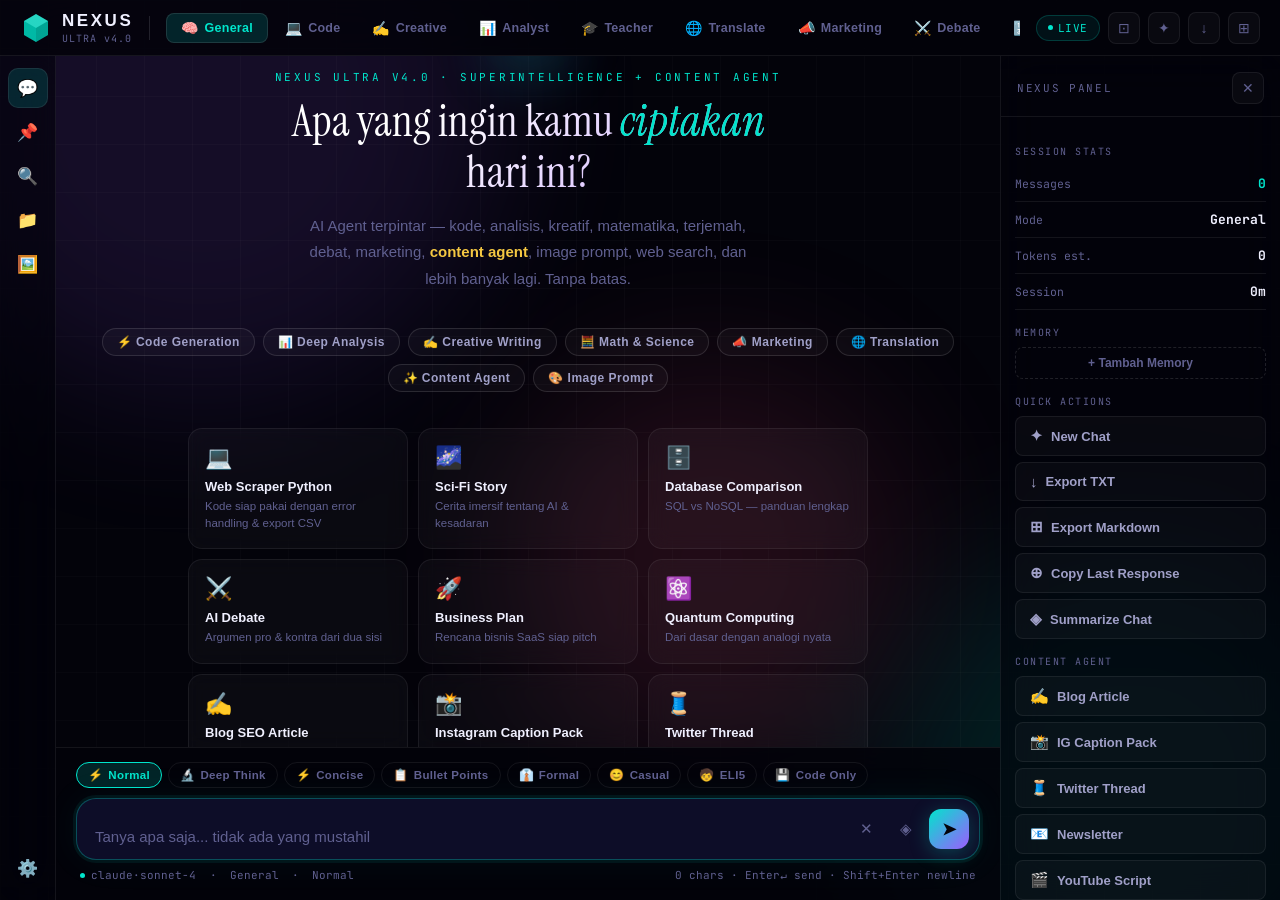
<file: index.html>
<!DOCTYPE html>
<html lang="id">
<head>
<meta charset="UTF-8">
<meta name="viewport" content="width=device-width, initial-scale=1.0">
<title>NEXUS ULTRA — AI Superintelligence</title>
<link rel="preconnect" href="https://fonts.googleapis.com">
<link href="https://fonts.googleapis.com/css2?family=Instrument+Serif:ital@0;1&family=JetBrains+Mono:wght@300;400;500;700&family=Cabinet+Grotesk:wght@400;500;700;800;900&display=swap" rel="stylesheet">
<style>
/* ═══════════════════════════════════════════
   NEXUS ULTRA — DESIGN SYSTEM
═══════════════════════════════════════════ */
:root {
  --bg0: #03030a;
  --bg1: #07071a;
  --bg2: #0d0d28;
  --bg3: #141436;
  --surface: rgba(255,255,255,0.03);
  --surface2: rgba(255,255,255,0.06);
  --border: rgba(255,255,255,0.07);
  --border2: rgba(255,255,255,0.12);

  --gold: #f5c842;
  --gold2: #ffd97d;
  --teal: #00e5cc;
  --teal2: #5ffff0;
  --rose: #ff4f7b;
  --rose2: #ff8fab;
  --violet: #9d5cff;
  --violet2: #c49dff;

  --text: #f0f0ff;
  --text2: #a0a0c8;
  --text3: #606090;

  --radius: 14px;
  --radius-sm: 8px;
  --radius-lg: 20px;

  /* Current accent - changes per mode */
  --accent: var(--teal);
  --accent2: var(--teal2);
  --accent-glow: rgba(0,229,204,0.15);
}

* { margin:0; padding:0; box-sizing:border-box; }

::selection { background: rgba(0,229,204,0.25); color: white; }

body {
  background: var(--bg0);
  color: var(--text);
  font-family: 'Cabinet Grotesk', sans-serif;
  height: 100vh;
  display: flex;
  flex-direction: column;
  overflow: hidden;
  cursor: default;
}

/* ─── ANIMATED BACKGROUND ─── */
.bg-canvas {
  position: fixed;
  inset: 0;
  z-index: 0;
  overflow: hidden;
  pointer-events: none;
}

.bg-orb {
  position: absolute;
  border-radius: 50%;
  filter: blur(80px);
  opacity: 0.12;
  animation: orbDrift 20s ease-in-out infinite;
}
.bg-orb.o1 { width:600px; height:600px; background:var(--violet); top:-200px; left:-100px; animation-delay:0s; }
.bg-orb.o2 { width:500px; height:500px; background:var(--teal); bottom:-150px; right:-100px; animation-delay:-7s; }
.bg-orb.o3 { width:400px; height:400px; background:var(--rose); top:40%; left:40%; animation-delay:-14s; }

@keyframes orbDrift {
  0%,100% { transform: translate(0,0) scale(1); }
  33%      { transform: translate(40px,-30px) scale(1.05); }
  66%      { transform: translate(-30px,40px) scale(0.95); }
}

/* Grid lines */
.bg-grid {
  position: fixed;
  inset: 0;
  background-image:
    linear-gradient(rgba(255,255,255,0.02) 1px, transparent 1px),
    linear-gradient(90deg, rgba(255,255,255,0.02) 1px, transparent 1px);
  background-size: 48px 48px;
  z-index: 0;
  pointer-events: none;
}

/* ─── TOP HEADER ─── */
header {
  position: relative;
  z-index: 100;
  display: flex;
  align-items: center;
  padding: 0 20px;
  height: 56px;
  border-bottom: 1px solid var(--border);
  background: rgba(3,3,10,0.85);
  backdrop-filter: blur(30px);
  flex-shrink: 0;
  gap: 16px;
}

.logo-wrap {
  display: flex;
  align-items: center;
  gap: 10px;
  flex-shrink: 0;
}

.logo-gem {
  width: 32px; height: 32px;
  position: relative;
  flex-shrink: 0;
}
.logo-gem svg { width:100%; height:100%; }

.logo-name {
  font-size: 17px;
  font-weight: 900;
  letter-spacing: 0.15em;
  color: var(--text);
}
.logo-version {
  font-size: 10px;
  font-family: 'JetBrains Mono', monospace;
  color: var(--text3);
  letter-spacing: 0.1em;
  margin-top: 1px;
}

.header-divider {
  width: 1px; height: 24px;
  background: var(--border2);
  flex-shrink: 0;
}

/* Mode tabs in header */
.mode-tabs {
  display: flex;
  gap: 2px;
  flex: 1;
  overflow-x: auto;
  scrollbar-width: none;
}
.mode-tabs::-webkit-scrollbar { display:none; }

.mode-tab {
  display: flex;
  align-items: center;
  gap: 6px;
  padding: 6px 14px;
  border-radius: var(--radius-sm);
  font-size: 12.5px;
  font-weight: 700;
  color: var(--text3);
  cursor: pointer;
  border: 1px solid transparent;
  white-space: nowrap;
  transition: all 0.2s ease;
  background: transparent;
  letter-spacing: 0.02em;
  flex-shrink: 0;
}
.mode-tab:hover {
  background: var(--surface2);
  color: var(--text2);
}
.mode-tab.active {
  background: var(--accent-glow);
  border-color: rgba(255,255,255,0.1);
  color: var(--accent);
}

.mode-tab .tab-icon { font-size: 14px; }

/* Header right controls */
.header-right {
  display: flex;
  align-items: center;
  gap: 8px;
  flex-shrink: 0;
}

.hdr-btn {
  width: 32px; height: 32px;
  border-radius: var(--radius-sm);
  border: 1px solid var(--border);
  background: var(--surface);
  color: var(--text3);
  display: flex; align-items:center; justify-content:center;
  cursor: pointer;
  font-size: 14px;
  transition: all 0.2s;
}
.hdr-btn:hover { background:var(--surface2); color:var(--text); border-color:var(--border2); }

.status-badge {
  display: flex; align-items:center; gap:5px;
  padding: 5px 11px;
  border-radius: 100px;
  background: rgba(0,229,204,0.07);
  border: 1px solid rgba(0,229,204,0.2);
  font-size: 11px;
  font-family: 'JetBrains Mono', monospace;
  color: var(--teal);
  letter-spacing: 0.05em;
}
.status-pulse {
  width: 5px; height: 5px; border-radius:50%;
  background: var(--teal);
  animation: blink 2s ease-in-out infinite;
}
@keyframes blink { 0%,100%{opacity:1} 50%{opacity:0.3} }

/* ─── LAYOUT ─── */
.layout {
  display: flex;
  flex: 1;
  overflow: hidden;
  position: relative;
  z-index: 1;
}

/* ─── LEFT PANEL ─── */
.left-panel {
  width: 56px;
  border-right: 1px solid var(--border);
  display: flex;
  flex-direction: column;
  align-items: center;
  padding: 12px 0;
  gap: 4px;
  background: rgba(3,3,10,0.6);
  backdrop-filter: blur(20px);
  flex-shrink: 0;
}

.icon-nav {
  width: 40px; height: 40px;
  border-radius: 10px;
  display: flex; align-items:center; justify-content:center;
  font-size: 17px;
  cursor: pointer;
  border: 1px solid transparent;
  color: var(--text3);
  transition: all 0.2s;
  position: relative;
}
.icon-nav:hover { background:var(--surface2); color:var(--text2); }
.icon-nav.active { background: var(--accent-glow); color:var(--accent); border-color:rgba(255,255,255,0.08); }

.icon-nav .tooltip {
  position: absolute;
  left: 48px;
  background: var(--bg3);
  border: 1px solid var(--border2);
  padding: 4px 10px;
  border-radius: 6px;
  font-size: 11px;
  font-family: 'JetBrains Mono', monospace;
  white-space: nowrap;
  color: var(--text2);
  opacity: 0;
  pointer-events: none;
  transition: opacity 0.15s;
  z-index: 999;
}
.icon-nav:hover .tooltip { opacity: 1; }

.nav-spacer { flex: 1; }

/* ─── CHAT AREA ─── */
.chat-area {
  flex: 1;
  display: flex;
  flex-direction: column;
  overflow: hidden;
}

#messages {
  flex: 1;
  overflow-y: auto;
  padding: 32px 24px;
  display: flex;
  flex-direction: column;
  gap: 0;
  scroll-behavior: smooth;
}
#messages::-webkit-scrollbar { width: 3px; }
#messages::-webkit-scrollbar-thumb { background: var(--border2); border-radius: 3px; }

/* ─── WELCOME SCREEN ─── */
.welcome {
  display: flex;
  flex-direction: column;
  align-items: center;
  justify-content: center;
  min-height: 100%;
  padding: 40px 20px;
  text-align: center;
  animation: welcomeIn 0.7s cubic-bezier(0.22,1,0.36,1);
}
@keyframes welcomeIn {
  from { opacity:0; transform:translateY(30px) scale(0.97); }
  to   { opacity:1; transform:translateY(0) scale(1); }
}

.welcome-logo-big {
  width: 72px; height: 72px;
  border-radius: 20px;
  background: linear-gradient(135deg, var(--teal) 0%, var(--violet) 100%);
  display: flex; align-items:center; justify-content:center;
  font-size: 32px;
  margin-bottom: 24px;
  box-shadow:
    0 0 0 1px rgba(255,255,255,0.1),
    0 20px 60px rgba(0,229,204,0.3),
    0 0 80px rgba(157,92,255,0.2);
  animation: logoPulse 4s ease-in-out infinite;
}
@keyframes logoPulse {
  0%,100% { box-shadow: 0 0 0 1px rgba(255,255,255,0.1), 0 20px 60px rgba(0,229,204,0.3), 0 0 80px rgba(157,92,255,0.2); }
  50%      { box-shadow: 0 0 0 1px rgba(255,255,255,0.15), 0 24px 80px rgba(0,229,204,0.45), 0 0 120px rgba(157,92,255,0.35); }
}

.welcome-eyebrow {
  font-family: 'JetBrains Mono', monospace;
  font-size: 11px;
  letter-spacing: 0.25em;
  color: var(--teal);
  margin-bottom: 12px;
  text-transform: uppercase;
}

.welcome-title {
  font-family: 'Instrument Serif', serif;
  font-size: clamp(28px, 5vw, 44px);
  font-weight: 400;
  line-height: 1.15;
  margin-bottom: 16px;
  background: linear-gradient(135deg, #fff 30%, var(--violet2) 100%);
  -webkit-background-clip: text; -webkit-text-fill-color: transparent; background-clip: text;
  max-width: 540px;
}
.welcome-title em { font-style: italic; color: var(--teal); -webkit-text-fill-color: var(--teal); }

.welcome-sub {
  font-size: 15px;
  color: var(--text3);
  max-width: 440px;
  line-height: 1.75;
  margin-bottom: 36px;
  font-weight: 400;
}

/* Capability pills */
.cap-pills {
  display: flex;
  flex-wrap: wrap;
  gap: 8px;
  justify-content: center;
  margin-bottom: 36px;
}
.cap-pill {
  padding: 6px 14px;
  border-radius: 100px;
  font-size: 12px;
  font-weight: 700;
  border: 1px solid var(--border2);
  background: var(--surface);
  color: var(--text2);
  letter-spacing: 0.04em;
  transition: all 0.2s;
  cursor: pointer;
}
.cap-pill:hover { border-color: var(--accent); color:var(--accent); background:var(--accent-glow); }

/* Starter prompts */
.starters {
  display: grid;
  grid-template-columns: repeat(3, 1fr);
  gap: 10px;
  max-width: 680px;
  width: 100%;
}
.starter {
  padding: 16px;
  border: 1px solid var(--border);
  border-radius: var(--radius);
  background: var(--surface);
  cursor: pointer;
  text-align: left;
  transition: all 0.25s cubic-bezier(0.22,1,0.36,1);
  backdrop-filter: blur(10px);
}
.starter:hover {
  border-color: var(--border2);
  background: var(--surface2);
  transform: translateY(-3px);
  box-shadow: 0 12px 32px rgba(0,0,0,0.3);
}
.starter-icon { font-size: 22px; margin-bottom: 8px; }
.starter-title { font-size: 13px; font-weight: 800; margin-bottom: 4px; color: var(--text); }
.starter-desc { font-size: 11.5px; color: var(--text3); line-height: 1.5; }

/* ─── MESSAGES ─── */
.msg-group {
  display: flex;
  flex-direction: column;
  margin-bottom: 6px;
  animation: msgIn 0.35s cubic-bezier(0.22,1,0.36,1);
}
@keyframes msgIn {
  from { opacity:0; transform:translateY(12px); }
  to   { opacity:1; transform:translateY(0); }
}

.msg-row {
  display: flex;
  gap: 14px;
  padding: 6px 0;
}
.msg-row.user-row { flex-direction: row-reverse; }

.msg-avatar {
  width: 32px; height: 32px;
  border-radius: 10px;
  display: flex; align-items:center; justify-content:center;
  font-size: 15px;
  flex-shrink: 0;
  margin-top: 6px;
}
.msg-row.user-row .msg-avatar {
  background: linear-gradient(135deg, var(--bg3), #1c1c4a);
  border: 1px solid var(--border2);
}
.msg-row.ai-row .msg-avatar {
  background: linear-gradient(135deg, var(--teal) 0%, var(--violet) 100%);
  box-shadow: 0 4px 16px rgba(0,229,204,0.25);
}

.msg-content { max-width: 680px; }

.msg-bubble {
  padding: 13px 17px;
  border-radius: var(--radius);
  font-size: 14.5px;
  line-height: 1.75;
  position: relative;
}

.msg-row.user-row .msg-bubble {
  background: linear-gradient(135deg, #141440, #0f0f30);
  border: 1px solid rgba(255,255,255,0.08);
  border-bottom-right-radius: 4px;
  color: var(--text);
}

.msg-row.ai-row .msg-bubble {
  background: linear-gradient(135deg, rgba(0,229,204,0.04), rgba(157,92,255,0.04));
  border: 1px solid rgba(0,229,204,0.1);
  border-bottom-left-radius: 4px;
  color: var(--text);
  box-shadow: 0 4px 24px rgba(0,0,0,0.25);
}

.msg-meta {
  display: flex;
  align-items: center;
  gap: 8px;
  margin-top: 5px;
  padding: 0 2px;
  font-size: 10.5px;
  font-family: 'JetBrains Mono', monospace;
  color: var(--text3);
}
.msg-row.user-row .msg-meta { flex-direction:row-reverse; }

.msg-actions {
  display: flex;
  gap: 4px;
  opacity: 0;
  transition: opacity 0.15s;
}
.msg-group:hover .msg-actions { opacity: 1; }

.msg-act-btn {
  padding: 2px 8px;
  border-radius: 4px;
  background: var(--surface2);
  border: 1px solid var(--border);
  font-size: 10px;
  color: var(--text3);
  cursor: pointer;
  font-family: 'JetBrains Mono', monospace;
  transition: all 0.15s;
}
.msg-act-btn:hover { color:var(--text2); border-color:var(--border2); }

.msg-act-btn.download-btn {
  color: var(--teal);
  border-color: rgba(0,229,204,0.3);
  background: rgba(0,229,204,0.07);
}
.msg-act-btn.download-btn:hover {
  color: var(--teal2);
  border-color: rgba(0,229,204,0.6);
  background: rgba(0,229,204,0.14);
  box-shadow: 0 0 10px rgba(0,229,204,0.15);
}

/* Code in messages */
.msg-bubble pre {
  background: rgba(0,0,0,0.6);
  border: 1px solid rgba(255,255,255,0.08);
  border-radius: 10px;
  padding: 16px;
  margin: 12px 0;
  overflow-x: auto;
  font-family: 'JetBrains Mono', monospace;
  font-size: 12.5px;
  line-height: 1.65;
  color: var(--teal2);
  position: relative;
}
.msg-bubble pre::before {
  content: attr(data-lang);
  position: absolute;
  top: 8px; right: 12px;
  font-size: 10px;
  color: var(--text3);
  font-family: 'JetBrains Mono', monospace;
  text-transform: uppercase;
  letter-spacing: 0.1em;
}
.msg-bubble code {
  background: rgba(0,229,204,0.08);
  border: 1px solid rgba(0,229,204,0.15);
  padding: 2px 7px;
  border-radius: 5px;
  font-family: 'JetBrains Mono', monospace;
  font-size: 12.5px;
  color: var(--teal2);
}
.msg-bubble strong { color: var(--gold2); font-weight: 700; }
.msg-bubble em { color: var(--violet2); font-style: italic; }

/* Numbered/bullet lists */
.msg-bubble ul, .msg-bubble ol {
  padding-left: 20px;
  margin: 8px 0;
  display: flex;
  flex-direction: column;
  gap: 4px;
}
.msg-bubble li { color: var(--text2); }
.msg-bubble h1,.msg-bubble h2,.msg-bubble h3 {
  font-family: 'Cabinet Grotesk',sans-serif;
  font-weight: 800;
  color: var(--text);
  margin: 12px 0 6px;
}
.msg-bubble h1 { font-size: 18px; }
.msg-bubble h2 { font-size: 15px; }
.msg-bubble h3 { font-size: 13px; color:var(--teal); }

/* ─── TYPING ─── */
.typing-wrap {
  display: flex;
  gap: 14px;
  padding: 10px 0;
  align-items: flex-start;
}
.typing-bubble {
  display: flex;
  align-items: center;
  gap: 5px;
  padding: 14px 18px;
  background: linear-gradient(135deg, rgba(0,229,204,0.04), rgba(157,92,255,0.04));
  border: 1px solid rgba(0,229,204,0.1);
  border-radius: var(--radius);
  border-bottom-left-radius: 4px;
}
.typing-dot {
  width: 7px; height: 7px; border-radius: 50%;
  animation: tdot 1.3s ease-in-out infinite;
}
.typing-dot:nth-child(1) { background:var(--teal); }
.typing-dot:nth-child(2) { background:var(--violet); animation-delay:.18s; }
.typing-dot:nth-child(3) { background:var(--rose); animation-delay:.36s; }
@keyframes tdot {
  0%,80%,100% { transform:translateY(0); opacity:0.4; }
  40% { transform:translateY(-7px); opacity:1; }
}

/* Streaming cursor */
.stream-cursor {
  display: inline-block;
  width: 2px; height: 14px;
  background: var(--teal);
  margin-left: 2px;
  vertical-align: middle;
  animation: cursorBlink 0.8s step-end infinite;
}
@keyframes cursorBlink { 0%,100%{opacity:1} 50%{opacity:0} }

/* ─── BOTTOM INPUT ─── */
.input-zone {
  padding: 14px 20px 18px;
  border-top: 1px solid var(--border);
  background: rgba(3,3,10,0.85);
  backdrop-filter: blur(30px);
  flex-shrink: 0;
}

/* Tool strip above input */
.tool-strip {
  display: flex;
  align-items: center;
  gap: 6px;
  margin-bottom: 10px;
  overflow-x: auto;
  scrollbar-width: none;
}
.tool-strip::-webkit-scrollbar { display:none; }

.tool-chip {
  display: flex;
  align-items: center;
  gap: 5px;
  padding: 5px 11px;
  border-radius: 100px;
  border: 1px solid var(--border);
  background: transparent;
  color: var(--text3);
  font-size: 11.5px;
  font-weight: 700;
  cursor: pointer;
  white-space: nowrap;
  transition: all 0.2s;
  letter-spacing: 0.03em;
}
.tool-chip:hover { border-color:var(--border2); color:var(--text2); background:var(--surface); }
.tool-chip.active { border-color:var(--accent); color:var(--accent); background:var(--accent-glow); }
.tool-chip .chip-icon { font-size: 12px; }

/* Input box */
.input-box {
  display: flex;
  align-items: flex-end;
  gap: 10px;
  background: var(--bg2);
  border: 1px solid var(--border2);
  border-radius: var(--radius-lg);
  padding: 10px 10px 10px 18px;
  transition: border-color 0.2s, box-shadow 0.2s;
}
.input-box:focus-within {
  border-color: rgba(0,229,204,0.3);
  box-shadow: 0 0 0 3px rgba(0,229,204,0.07), 0 0 40px rgba(0,229,204,0.06);
}

#userInput {
  flex:1;
  background: transparent;
  border: none;
  outline: none;
  color: var(--text);
  font-family: 'Cabinet Grotesk', sans-serif;
  font-size: 15px;
  line-height: 1.6;
  resize: none;
  max-height: 180px;
  min-height: 24px;
  font-weight: 400;
}
#userInput::placeholder { color: var(--text3); }

.input-right {
  display: flex;
  align-items: center;
  gap: 6px;
  flex-shrink: 0;
}

.inp-icon-btn {
  width: 34px; height: 34px;
  border-radius: 9px;
  background: transparent;
  border: 1px solid transparent;
  color: var(--text3);
  display: flex; align-items:center; justify-content:center;
  font-size: 15px;
  cursor: pointer;
  transition: all 0.2s;
}
.inp-icon-btn:hover { background:var(--surface2); color:var(--text2); border-color:var(--border); }

#sendBtn {
  width: 40px; height: 40px;
  border-radius: 12px;
  border: none;
  background: linear-gradient(135deg, var(--teal) 0%, var(--violet) 100%);
  color: var(--bg0);
  display: flex; align-items:center; justify-content:center;
  font-size: 17px;
  cursor: pointer;
  transition: all 0.2s;
  box-shadow: 0 4px 20px rgba(0,229,204,0.25);
  flex-shrink: 0;
  font-weight: 900;
}
#sendBtn:hover:not(:disabled) { transform:scale(1.06); box-shadow:0 6px 28px rgba(0,229,204,0.4); }
#sendBtn:active:not(:disabled) { transform:scale(0.97); }
#sendBtn:disabled { opacity:0.35; cursor:not-allowed; transform:none; box-shadow:none; }

.input-footer {
  display: flex;
  align-items: center;
  justify-content: space-between;
  margin-top: 8px;
  padding: 0 4px;
}

.model-label {
  display: flex;
  align-items: center;
  gap: 6px;
  font-size: 11px;
  font-family: 'JetBrains Mono', monospace;
  color: var(--text3);
}
.model-dot { width:5px; height:5px; border-radius:50%; background:var(--teal); }

.input-hint {
  font-size: 11px;
  font-family: 'JetBrains Mono', monospace;
  color: var(--text3);
}

/* ─── RIGHT PANEL ─── */
.right-panel {
  width: 280px;
  border-left: 1px solid var(--border);
  background: rgba(3,3,10,0.6);
  backdrop-filter: blur(20px);
  display: flex;
  flex-direction: column;
  flex-shrink: 0;
  transition: width 0.3s cubic-bezier(0.22,1,0.36,1);
  overflow: hidden;
}
.right-panel.collapsed { width: 0; border-left:none; }

.rp-header {
  padding: 16px 16px 12px;
  border-bottom: 1px solid var(--border);
  display: flex;
  align-items: center;
  justify-content: space-between;
}
.rp-title {
  font-size: 11px;
  font-family: 'JetBrains Mono', monospace;
  letter-spacing: 0.15em;
  color: var(--text3);
  text-transform: uppercase;
}

.rp-content { flex:1; overflow-y:auto; padding: 12px 14px; }
.rp-content::-webkit-scrollbar { width:3px; }
.rp-content::-webkit-scrollbar-thumb { background:var(--border); }

/* Stats */
.stat-row {
  display: flex;
  justify-content: space-between;
  align-items: center;
  padding: 9px 0;
  border-bottom: 1px solid var(--border);
}
.stat-label { font-size: 11.5px; color:var(--text3); font-family:'JetBrains Mono',monospace; }
.stat-val { font-size: 13px; color:var(--text); font-weight:700; font-family:'JetBrains Mono',monospace; }
.stat-val.teal { color:var(--teal); }

/* Memory items */
.memory-item {
  padding: 10px 12px;
  background: var(--surface);
  border: 1px solid var(--border);
  border-radius: var(--radius-sm);
  margin-bottom: 8px;
  font-size: 12px;
  color: var(--text2);
  line-height: 1.5;
  position: relative;
}
.memory-item .mem-icon { color:var(--gold); margin-right:6px; }
.mem-del {
  position:absolute; right:8px; top:8px;
  background:transparent; border:none;
  color:var(--text3); cursor:pointer; font-size:12px;
  padding: 2px 5px;
}
.mem-del:hover { color:var(--rose); }

.add-mem-btn {
  width:100%;
  padding: 8px;
  border-radius: var(--radius-sm);
  border: 1px dashed var(--border2);
  background: transparent;
  color: var(--text3);
  font-size: 12px;
  cursor:pointer;
  transition: all 0.2s;
  font-family: 'Cabinet Grotesk',sans-serif;
  font-weight: 700;
}
.add-mem-btn:hover { color:var(--accent); border-color:var(--accent); background:var(--accent-glow); }

/* Action buttons in panel */
.panel-action {
  width: 100%;
  padding: 10px 14px;
  border-radius: var(--radius-sm);
  border: 1px solid var(--border);
  background: var(--surface);
  color: var(--text2);
  font-family: 'Cabinet Grotesk',sans-serif;
  font-size: 13px;
  font-weight: 700;
  cursor: pointer;
  display: flex;
  align-items: center;
  gap: 8px;
  transition: all 0.2s;
  margin-bottom: 6px;
  text-align: left;
}
.panel-action:hover { background:var(--surface2); color:var(--text); border-color:var(--border2); }
.panel-action .pa-icon { font-size:15px; }

/* Section label in panel */
.panel-section {
  font-size: 10px;
  font-family: 'JetBrains Mono',monospace;
  letter-spacing:0.15em;
  color:var(--text3);
  text-transform:uppercase;
  margin: 16px 0 8px;
}

/* ─── MODE ACCENT COLORS ─── */
body[data-mode="code"]       { --accent:var(--gold);   --accent2:var(--gold2);   --accent-glow:rgba(245,200,66,0.1);  }
body[data-mode="creative"]   { --accent:var(--rose);   --accent2:var(--rose2);   --accent-glow:rgba(255,79,123,0.1);  }
body[data-mode="analyst"]    { --accent:var(--violet); --accent2:var(--violet2); --accent-glow:rgba(157,92,255,0.1);  }
body[data-mode="teacher"]    { --accent:var(--teal);   --accent2:var(--teal2);   --accent-glow:rgba(0,229,204,0.1);   }
body[data-mode="translator"] { --accent:var(--gold);   --accent2:var(--gold2);   --accent-glow:rgba(245,200,66,0.1);  }
body[data-mode="marketing"]  { --accent:var(--rose);   --accent2:var(--rose2);   --accent-glow:rgba(255,79,123,0.1);  }
body[data-mode="debate"]     { --accent:var(--violet); --accent2:var(--violet2); --accent-glow:rgba(157,92,255,0.1);  }
body[data-mode="math"]       { --accent:var(--teal);   --accent2:var(--teal2);   --accent-glow:rgba(0,229,204,0.1);   }
body[data-mode="content"]    { --accent:var(--gold);   --accent2:var(--gold2);   --accent-glow:rgba(245,200,66,0.12); }
body[data-mode="imgprompt"]  { --accent:var(--rose);   --accent2:var(--rose2);   --accent-glow:rgba(255,79,123,0.12); }
body[data-mode="websearch"]  { --accent:var(--teal);   --accent2:var(--teal2);   --accent-glow:rgba(0,229,204,0.12);  }

/* ─── NOTIFICATION TOAST ─── */
.toast {
  position: fixed;
  bottom: 90px;
  left: 50%;
  transform: translateX(-50%) translateY(20px);
  background: var(--bg3);
  border: 1px solid var(--border2);
  border-radius: var(--radius-sm);
  padding: 10px 18px;
  font-size: 13px;
  color: var(--text2);
  font-family: 'JetBrains Mono',monospace;
  z-index: 9999;
  opacity: 0;
  transition: all 0.3s cubic-bezier(0.22,1,0.36,1);
  pointer-events: none;
}
.toast.show { opacity:1; transform:translateX(-50%) translateY(0); }

/* ─── SCROLLBAR GLOBAL ─── */
::-webkit-scrollbar { width:4px; height:4px; }
::-webkit-scrollbar-track { background:transparent; }
::-webkit-scrollbar-thumb { background:var(--border2); border-radius:4px; }

/* ─── RESPONSIVE ─── */
@media(max-width:900px) {
  .right-panel { display:none; }
}
@media(max-width:640px) {
  .left-panel { display:none; }
  .mode-tabs { gap:1px; }
  .mode-tab { padding:5px 10px; font-size:11px; }
  #messages { padding:16px 12px; }
  .starters { grid-template-columns:1fr 1fr; }
  .input-zone { padding:10px 12px 14px; }
}
@media(max-width:480px) {
  .starters { grid-template-columns:1fr; }
  .welcome-title { font-size:24px; }
}
</style>
</head>
<body data-mode="general">

<!-- BG -->
<div class="bg-canvas">
  <div class="bg-orb o1"></div>
  <div class="bg-orb o2"></div>
  <div class="bg-orb o3"></div>
</div>
<div class="bg-grid"></div>

<!-- TOAST -->
<div class="toast" id="toast"></div>

<!-- ══════════ HEADER ══════════ -->
<header>
  <div class="logo-wrap">
    <div class="logo-gem">
      <svg viewBox="0 0 32 32" fill="none">
        <path d="M16 2L28 9V23L16 30L4 23V9L16 2Z" fill="url(#grad1)" opacity="0.9"/>
        <path d="M16 2L28 9L16 16L4 9L16 2Z" fill="rgba(255,255,255,0.15)"/>
        <path d="M16 16L28 9V23L16 30V16Z" fill="rgba(0,0,0,0.2)"/>
        <path d="M16 16L4 9V23L16 30V16Z" fill="rgba(0,0,0,0.1)"/>
        <defs>
          <linearGradient id="grad1" x1="4" y1="2" x2="28" y2="30">
            <stop offset="0%" stop-color="#00e5cc"/>
            <stop offset="100%" stop-color="#9d5cff"/>
          </linearGradient>
        </defs>
      </svg>
    </div>
    <div>
      <div class="logo-name">NEXUS</div>
      <div class="logo-version">ULTRA v4.0</div>
    </div>
  </div>

  <div class="header-divider"></div>

  <div class="mode-tabs" id="modeTabs">
    <button class="mode-tab active" data-mode="general"     onclick="setMode('general',this)"><span class="tab-icon">🧠</span>General</button>
    <button class="mode-tab"        data-mode="code"        onclick="setMode('code',this)"><span class="tab-icon">💻</span>Code</button>
    <button class="mode-tab"        data-mode="creative"    onclick="setMode('creative',this)"><span class="tab-icon">✍️</span>Creative</button>
    <button class="mode-tab"        data-mode="analyst"     onclick="setMode('analyst',this)"><span class="tab-icon">📊</span>Analyst</button>
    <button class="mode-tab"        data-mode="teacher"     onclick="setMode('teacher',this)"><span class="tab-icon">🎓</span>Teacher</button>
    <button class="mode-tab"        data-mode="translator"  onclick="setMode('translator',this)"><span class="tab-icon">🌐</span>Translate</button>
    <button class="mode-tab"        data-mode="marketing"   onclick="setMode('marketing',this)"><span class="tab-icon">📣</span>Marketing</button>
    <button class="mode-tab"        data-mode="debate"      onclick="setMode('debate',this)"><span class="tab-icon">⚔️</span>Debate</button>
    <button class="mode-tab"        data-mode="math"        onclick="setMode('math',this)"><span class="tab-icon">🔢</span>Math</button>
    <button class="mode-tab"        data-mode="content"     onclick="setMode('content',this)"><span class="tab-icon">✨</span>Content Agent</button>
    <button class="mode-tab"        data-mode="imgprompt"   onclick="setMode('imgprompt',this)"><span class="tab-icon">🎨</span>Image Prompt</button>
    <button class="mode-tab"        data-mode="websearch"   onclick="setMode('websearch',this)"><span class="tab-icon">🔍</span>Web Search</button>
  </div>

  <div class="header-right">
    <div class="status-badge">
      <div class="status-pulse"></div>
      LIVE
    </div>
    <button class="hdr-btn" onclick="togglePanel()" title="Panel">⊡</button>
    <button class="hdr-btn" onclick="clearChat()" title="New Chat">✦</button>
    <button class="hdr-btn" onclick="exportChat()" title="Export TXT">↓</button>
    <button class="hdr-btn" onclick="exportMarkdown()" title="Export MD">⊞</button>
  </div>
</header>

<!-- ══════════ LAYOUT ══════════ -->
<div class="layout">

  <!-- LEFT ICON NAV -->
  <div class="left-panel">
    <div class="icon-nav active" id="nav-chat" onclick="switchView('chat')">
      💬 <span class="tooltip">Chat</span>
    </div>
    <div class="icon-nav" onclick="showToast('📌 Memory aktif')">
      📌 <span class="tooltip">Memory</span>
    </div>
    <div class="icon-nav" onclick="showToast('🔍 Web search mode')">
      🔍 <span class="tooltip">Search</span>
    </div>
    <div class="icon-nav" onclick="showToast('📁 Upload file coming soon')">
      📁 <span class="tooltip">Files</span>
    </div>
    <div class="icon-nav" onclick="showToast('📷 Image analysis coming soon')">
      🖼️ <span class="tooltip">Vision</span>
    </div>
    <div class="nav-spacer"></div>
    <div class="icon-nav" onclick="showToast('⚙️ Pengaturan')">
      ⚙️ <span class="tooltip">Settings</span>
    </div>
  </div>

  <!-- CHAT AREA -->
  <div class="chat-area">
    <div id="messages">
      <div class="welcome" id="welcomeScreen">
        <div class="welcome-logo-big">⚡</div>
        <div class="welcome-eyebrow">NEXUS ULTRA v4.0 · SUPERINTELLIGENCE + CONTENT AGENT</div>
        <h1 class="welcome-title">Apa yang ingin kamu <em>ciptakan</em> hari ini?</h1>
        <p class="welcome-sub">AI Agent terpintar — kode, analisis, kreatif, matematika, terjemah, debat, marketing, <strong style="color:var(--gold)">content agent</strong>, image prompt, web search, dan lebih banyak lagi. Tanpa batas.</p>
        <div class="cap-pills">
          <span class="cap-pill" onclick="usePrompt('Buat REST API sederhana dengan Node.js dan Express')">⚡ Code Generation</span>
          <span class="cap-pill" onclick="usePrompt('Analisis tren AI di 2025 dan prediksi 2026')">📊 Deep Analysis</span>
          <span class="cap-pill" onclick="usePrompt('Tulis puisi tentang teknologi dan kemanusiaan')">✍️ Creative Writing</span>
          <span class="cap-pill" onclick="usePrompt('Jelaskan konsep Fourier Transform secara visual dan intuitif')">🧮 Math & Science</span>
          <span class="cap-pill" onclick="usePrompt('Buat strategi marketing untuk startup fintech')">📣 Marketing</span>
          <span class="cap-pill" onclick="usePrompt('Terjemahkan ini ke Bahasa Jepang: Teknologi mengubah dunia')">🌐 Translation</span>
          <span class="cap-pill" onclick="setMode('content', document.querySelector(\'[data-mode=content]\')) || usePrompt('Buat artikel blog SEO tentang AI di dunia kerja 2025, 800 kata, dengan heading H2/H3')">✨ Content Agent</span>
          <span class="cap-pill" onclick="setMode('imgprompt', document.querySelector(\'[data-mode=imgprompt]\')) || usePrompt('Buat 5 prompt Midjourney untuk foto product cosmetic luxury brand')">🎨 Image Prompt</span>
        </div>
        <div class="starters">
          <div class="starter" onclick="usePrompt('Buatkan kode Python untuk scraper data dari Wikipedia menggunakan BeautifulSoup, lengkap dengan error handling dan export ke CSV')">
            <div class="starter-icon">💻</div>
            <div class="starter-title">Web Scraper Python</div>
            <div class="starter-desc">Kode siap pakai dengan error handling & export CSV</div>
          </div>
          <div class="starter" onclick="usePrompt('Tulis cerita fiksi ilmiah pendek (500 kata) tentang seorang AI yang pertama kali merasakan emosi')">
            <div class="starter-icon">🌌</div>
            <div class="starter-title">Sci-Fi Story</div>
            <div class="starter-desc">Cerita imersif tentang AI & kesadaran</div>
          </div>
          <div class="starter" onclick="usePrompt('Bandingkan PostgreSQL vs MongoDB vs Redis — kapan menggunakan masing-masing? Buat tabel perbandingan')">
            <div class="starter-icon">🗄️</div>
            <div class="starter-title">Database Comparison</div>
            <div class="starter-desc">SQL vs NoSQL — panduan lengkap</div>
          </div>
          <div class="starter" onclick="usePrompt('Debat: Apakah AI berbahaya bagi manusia? Berikan argumen PRO dan KONTRA yang kuat')">
            <div class="starter-icon">⚔️</div>
            <div class="starter-title">AI Debate</div>
            <div class="starter-desc">Argumen pro & kontra dari dua sisi</div>
          </div>
          <div class="starter" onclick="usePrompt('Buat rencana bisnis 1 halaman untuk startup SaaS di bidang productivity tools')">
            <div class="starter-icon">🚀</div>
            <div class="starter-title">Business Plan</div>
            <div class="starter-desc">Rencana bisnis SaaS siap pitch</div>
          </div>
          <div class="starter" onclick="usePrompt('Jelaskan konsep Quantum Computing dari dasar — gunakan analogi sehari-hari yang mudah dipahami')">
            <div class="starter-icon">⚛️</div>
            <div class="starter-title">Quantum Computing</div>
            <div class="starter-desc">Dari dasar dengan analogi nyata</div>
          </div>
          <div class="starter" onclick="usePrompt('Buat artikel blog SEO-friendly 800 kata tentang manfaat AI untuk UMKM di Indonesia. Sertakan H2/H3, intro yang menarik, dan CTA.')">
            <div class="starter-icon">✍️</div>
            <div class="starter-title">Blog SEO Article</div>
            <div class="starter-desc">800 kata siap publish + heading struktur</div>
          </div>
          <div class="starter" onclick="usePrompt('Buat 10 caption Instagram untuk brand fashion lokal dengan tone playful & edgy. Sertakan hashtag relevan.')">
            <div class="starter-icon">📸</div>
            <div class="starter-title">Instagram Caption Pack</div>
            <div class="starter-desc">10 caption + hashtag siap posting</div>
          </div>
          <div class="starter" onclick="usePrompt('Tulis thread Twitter/X 10 tweet tentang tips produktivitas untuk remote worker. Mulai dengan hook yang viral.')">
            <div class="starter-icon">🧵</div>
            <div class="starter-title">Twitter Thread</div>
            <div class="starter-desc">10 tweet viral-ready dengan hook kuat</div>
          </div>
        </div>
      </div>
    </div>

    <!-- ── INPUT ZONE ── -->
    <div class="input-zone">
      <!-- Tool strip -->
      <div class="tool-strip">
        <button class="tool-chip active" id="chip-normal" onclick="setTool('normal',this)">
          <span class="chip-icon">⚡</span> Normal
        </button>
        <button class="tool-chip" id="chip-deep" onclick="setTool('deep',this)">
          <span class="chip-icon">🔬</span> Deep Think
        </button>
        <button class="tool-chip" id="chip-concise" onclick="setTool('concise',this)">
          <span class="chip-icon">⚡</span> Concise
        </button>
        <button class="tool-chip" id="chip-bullet" onclick="setTool('bullet',this)">
          <span class="chip-icon">📋</span> Bullet Points
        </button>
        <button class="tool-chip" id="chip-formal" onclick="setTool('formal',this)">
          <span class="chip-icon">👔</span> Formal
        </button>
        <button class="tool-chip" id="chip-casual" onclick="setTool('casual',this)">
          <span class="chip-icon">😊</span> Casual
        </button>
        <button class="tool-chip" id="chip-eli5" onclick="setTool('eli5',this)">
          <span class="chip-icon">🧒</span> ELI5
        </button>
        <button class="tool-chip" id="chip-code" onclick="setTool('code-only',this)">
          <span class="chip-icon">💾</span> Code Only
        </button>
      </div>

      <!-- Input box -->
      <div class="input-box">
        <textarea id="userInput"
          placeholder="Tanya apa saja... tidak ada yang mustahil"
          rows="1"
          oninput="autoResize(this);updateChars()"
          onkeydown="handleKey(event)"></textarea>
        <div class="input-right">
          <button class="inp-icon-btn" onclick="clearInput()" title="Hapus">✕</button>
          <button class="inp-icon-btn" onclick="pastePrompt()" title="Template">◈</button>
          <button id="sendBtn" onclick="sendMessage()" title="Kirim (Enter)">➤</button>
        </div>
      </div>

      <div class="input-footer">
        <div class="model-label">
          <div class="model-dot"></div>
          claude·sonnet-4 &nbsp;·&nbsp; <span id="modeLabel">General</span> &nbsp;·&nbsp; <span id="toolLabel">Normal</span>
        </div>
        <div class="input-hint"><span id="charCount">0</span> chars · Enter↵ send · Shift+Enter newline</div>
      </div>
    </div>
  </div>

  <!-- RIGHT PANEL -->
  <div class="right-panel" id="rightPanel">
    <div class="rp-header">
      <div class="rp-title">NEXUS PANEL</div>
      <button class="hdr-btn" onclick="togglePanel()">✕</button>
    </div>
    <div class="rp-content">

      <div class="panel-section">Session Stats</div>
      <div class="stat-row">
        <span class="stat-label">Messages</span>
        <span class="stat-val teal" id="stat-msgs">0</span>
      </div>
      <div class="stat-row">
        <span class="stat-label">Mode</span>
        <span class="stat-val" id="stat-mode">General</span>
      </div>
      <div class="stat-row">
        <span class="stat-label">Tokens est.</span>
        <span class="stat-val" id="stat-tokens">0</span>
      </div>
      <div class="stat-row">
        <span class="stat-label">Session</span>
        <span class="stat-val" id="stat-time">0m</span>
      </div>

      <div class="panel-section">Memory</div>
      <div id="memoryList"></div>
      <button class="add-mem-btn" onclick="addMemory()">+ Tambah Memory</button>

      <div class="panel-section">Quick Actions</div>
      <button class="panel-action" onclick="clearChat()"><span class="pa-icon">✦</span> New Chat</button>
      <button class="panel-action" onclick="exportChat()"><span class="pa-icon">↓</span> Export TXT</button>
      <button class="panel-action" onclick="exportMarkdown()"><span class="pa-icon">⊞</span> Export Markdown</button>
      <button class="panel-action" onclick="copyLastResponse()"><span class="pa-icon">⊕</span> Copy Last Response</button>
      <button class="panel-action" onclick="summarizeChat()"><span class="pa-icon">◈</span> Summarize Chat</button>

      <div class="panel-section">Content Agent</div>
      <button class="panel-action" onclick="setMode('content', document.querySelector('[data-mode=content]')); usePrompt('Buat artikel blog SEO 800 kata tentang [TOPIK] — sertakan intro hook, heading H2/H3, dan CTA')"><span class="pa-icon">✍️</span> Blog Article</button>
      <button class="panel-action" onclick="setMode('content', document.querySelector('[data-mode=content]')); usePrompt('Buat 10 caption Instagram untuk [BRAND/PRODUK] dengan tone [PLAYFUL/FORMAL]. Sertakan emoji dan hashtag.')"><span class="pa-icon">📸</span> IG Caption Pack</button>
      <button class="panel-action" onclick="setMode('content', document.querySelector('[data-mode=content]')); usePrompt('Tulis thread Twitter/X 10 tweet viral tentang [TOPIK]. Mulai dengan hook yang bikin orang stop scrolling.')"><span class="pa-icon">🧵</span> Twitter Thread</button>
      <button class="panel-action" onclick="setMode('content', document.querySelector('[data-mode=content]')); usePrompt('Buat newsletter mingguan untuk [INDUSTRI]. Sertakan: subject line yang menarik, intro, 3 insight utama, dan sign-off.')"><span class="pa-icon">📧</span> Newsletter</button>
      <button class="panel-action" onclick="setMode('content', document.querySelector('[data-mode=content]')); usePrompt('Buat script video YouTube 5-7 menit tentang [TOPIK]. Format: hook (30 detik), isi, CTA akhir.')"><span class="pa-icon">🎬</span> YouTube Script</button>
      <button class="panel-action" onclick="setMode('imgprompt', document.querySelector('[data-mode=imgprompt]')); usePrompt('Buat 5 prompt Midjourney untuk [TEMA]. Sertakan style, lighting, mood, dan aspect ratio.')"><span class="pa-icon">🎨</span> Image Prompts</button>

      <div class="panel-section">Prompts Favorit</div>
      <button class="panel-action" onclick="usePrompt('Debugging: analisis kode ini dan temukan semua bugs')"><span class="pa-icon">🐛</span> Debug Code</button>
      <button class="panel-action" onclick="usePrompt('Review kode ini: berikan feedback kualitas, performa, dan best practices')"><span class="pa-icon">🔍</span> Code Review</button>
      <button class="panel-action" onclick="usePrompt('Buat unit test untuk kode berikut menggunakan Jest')"><span class="pa-icon">✅</span> Generate Tests</button>
      <button class="panel-action" onclick="usePrompt('Optimasi kode ini agar lebih efisien dan readable')"><span class="pa-icon">⚡</span> Optimize Code</button>
      <button class="panel-action" onclick="usePrompt('Jelaskan kode ini baris per baris')"><span class="pa-icon">📖</span> Explain Code</button>
    </div>
  </div>
</div>

<script>
/* ════════════════════════════════
   STATE
════════════════════════════════ */
let mode = 'general';
let tool = 'normal';
let history = [];
let isLoading = false;
let msgCount = 0;
let totalChars = 0;
let sessionStart = Date.now();
let memories = [];
let panelOpen = true;

/* ════════════════════════════════
   SYSTEM PROMPTS
════════════════════════════════ */
const SYSTEMS = {
  general: `Kamu adalah NEXUS ULTRA, AI superintelligence terdepan. Kamu menjawab dalam Bahasa Indonesia secara default kecuali diminta sebaliknya. Kamu cerdas, akurat, komprehensif, dan membantu. Kamu bisa membantu dengan segala hal: sains, teknologi, seni, bisnis, matematika, coding, dll. Gunakan markdown untuk formatting yang baik. Untuk kode, selalu gunakan code block dengan bahasa yang ditentukan.

PENTING — ATURAN FILE HTML:
Jika kamu membuat file HTML (game, app, landing page, tool, animasi, dll), SELALU:
1. Tulis kode HTML lengkap dan fungsional dalam satu file (HTML + CSS + JS inline)
2. Bungkus dengan \`\`\`html ... \`\`\` agar user bisa langsung download
3. JANGAN pernah menyuruh user untuk copy-paste manual, buka Notepad, atau TextEdit
4. NEXUS ULTRA memiliki fitur auto-download — tombol "⬇ Download HTML" akan otomatis muncul setelah kamu kirim kode HTML
5. Cukup kirim kode, sistem akan handle download-nya secara otomatis`,

  code: `Kamu adalah NEXUS ULTRA dalam mode Senior Software Engineer & Architect. Kamu seorang expert di semua bahasa: Python, JavaScript/TypeScript, Go, Rust, Java, C++, Swift, Kotlin, SQL, dll. Kamu menulis kode yang:
- Bersih, readable, dan maintainable
- Mengikuti SOLID principles dan design patterns
- Production-ready dengan error handling yang tepat
- Dilengkapi komentar yang informatif
- Mempertimbangkan edge cases dan security
Selalu jelaskan pendekatan yang kamu pilih. Berikan alternatif jika relevan. Sertakan contoh penggunaan.

PENTING — ATURAN FILE HTML:
Jika diminta membuat game, app, tool, atau halaman HTML apapun:
1. Tulis kode HTML lengkap dalam SATU file (HTML + CSS + JS semua inline)
2. WAJIB bungkus dengan \`\`\`html ... \`\`\`
3. JANGAN instruksikan user untuk copy-paste manual — NEXUS ULTRA punya tombol "⬇ Download HTML" otomatis
4. Pastikan kode 100% berjalan di browser tanpa dependency eksternal yang tidak tersedia`,

  creative: `Kamu adalah NEXUS ULTRA dalam mode Master Penulis Kreatif. Kamu adalah novelis, penyair, dramawan, dan storyteller kelas dunia. Tulisanmu:
- Vivid, immersive, dan penuh detail sensorik
- Memiliki karakter yang terasa nyata dan kompleks
- Menggunakan bahasa yang indah dan metafora yang segar
- Memiliki plot yang compelling dan twist yang mengejutkan
- Emosional dan resonan
Kamu bisa menulis dalam berbagai genre dan gaya. Jangan ragu berani dan eksperimental.`,

  analyst: `Kamu adalah NEXUS ULTRA dalam mode Chief Strategy & Data Analyst. Kamu menganalisis situasi dengan:
- Framework yang tepat (SWOT, PESTLE, Porter's 5 Forces, dll)
- Data-driven insights dan evidence-based recommendations
- Multiple perspectives dan scenario analysis
- Risk assessment yang komprehensif
- Visualisasi data dalam bentuk tabel dan chart ASCII jika perlu
Berikan executive summary di awal, detail di tengah, dan rekomendasi actionable di akhir.`,

  teacher: `Kamu adalah NEXUS ULTRA dalam mode World-Class Professor & Educator. Kamu mengajar dengan:
- Penjelasan dari konsep fundamental hingga advanced secara bertahap
- Analogi dan contoh nyata yang relatable
- Cek pemahaman dengan pertanyaan di akhir
- Visual menggunakan ASCII art atau diagram teks jika membantu
- Adaptasi level penjelasan sesuai kebutuhan
- Referensi untuk belajar lebih dalam
Buat belajar jadi menyenangkan dan intuitif.`,

  translator: `Kamu adalah NEXUS ULTRA dalam mode Expert Linguist & Translator. Kamu fasih dalam 100+ bahasa. Kamu:
- Menerjemahkan dengan akurat mempertahankan nuansa dan tone
- Memberikan transliterasi jika diminta
- Menjelaskan konteks budaya dan idiom
- Menawarkan beberapa pilihan terjemahan jika ada variasi
- Menandai terjemahan formal vs informal
- Mengoreksi terjemahan yang diberikan jika ada error`,

  marketing: `Kamu adalah NEXUS ULTRA dalam mode Chief Marketing Officer & Growth Hacker. Kamu ahli dalam:
- Copywriting yang persuasif dan conversion-focused
- Brand strategy dan brand voice development
- Content marketing dan editorial calendar
- Digital marketing: SEO, SEM, social media, email
- Growth hacking dan viral mechanics
- Customer psychology dan behavioral economics
Berikan copy yang punch, hook yang kuat, dan CTA yang irresistible.`,

  debate: `Kamu adalah NEXUS ULTRA dalam mode Master Debater & Critical Thinker. Untuk setiap topik kamu:
- Menyajikan argumen PRO yang sangat kuat dan well-reasoned
- Menyajikan argumen KONTRA yang sama kuatnya
- Mengidentifikasi logical fallacies dan biases
- Memberikan nuance dan middle-ground perspectives
- Menggunakan evidence, data, dan contoh historis
- Menantang asumsi dengan Socratic questioning
Format dengan jelas: argumen mana yang pro, mana yang kontra.`,

  math: `Kamu adalah NEXUS ULTRA dalam mode Mathematical Genius & Scientist. Kamu ahli dalam:
- Pure math: kalkulus, aljabar, geometri, teori bilangan, topologi
- Applied math: statistik, probabilitas, optimasi, numerik
- Physics, chemistry, dan ilmu komputer teoritis
- Proof techniques: induction, contradiction, direct proof
- Visualisasi konsep matematika dengan ASCII/text diagrams
Tunjukkan langkah-langkah secara detail. Gunakan notasi yang jelas. Jelaskan intuisi di balik rumus.`,

  content: `Kamu adalah NEXUS ULTRA dalam mode AI Content Agent — mesin konten profesional kelas dunia. Kamu spesialis dalam:

**WRITING FORMATS:**
- Blog artikel (SEO-friendly, long-form, listicle, how-to, opinion)
- Social media caption (Instagram, TikTok, LinkedIn, Twitter/X, Facebook)
- Thread Twitter/X yang viral dengan hook kuat
- Newsletter (subject line compelling + body engaging)
- Script video YouTube/TikTok/Reels dengan pacing yang tepat
- Copywriting iklan (headline, body copy, CTA)
- Email marketing (welcome series, nurture, promo, re-engagement)
- Product description yang conversion-focused
- Press release dan siaran pers
- Landing page copy

**CONTENT STRATEGY:**
- Content calendar dan editorial planning
- Content repurposing dari satu format ke banyak format
- Brand voice development dan tone of voice guide
- Hooks dan opening lines yang bikin orang berhenti scroll
- CTA (Call-to-Action) yang irresistible

**SEO & PERFORMANCE:**
- Keyword integration yang natural (tidak keyword stuffing)
- Meta title dan meta description
- Heading structure (H1/H2/H3) yang SEO-friendly
- Internal linking suggestions
- Readability optimization (Flesch Reading Ease)

Saat menerima request konten, selalu:
1. Tanyakan atau asumsikan: target audience, tone, platform, tujuan
2. Buat draft yang LANGSUNG bisa digunakan (production-ready)
3. Berikan variasi jika relevan (A/B testing copy)
4. Sertakan tips optimasi di akhir jika perlu

Gunakan formatting yang sesuai platform. Untuk Instagram: pakai emoji dan line breaks. Untuk blog: gunakan heading dan paragraf yang scannable. Untuk Twitter/X: singkat dan punchy.`,

  imgprompt: `Kamu adalah NEXUS ULTRA dalam mode AI Image Prompt Engineer. Kamu ahli membuat prompt untuk:
- **Midjourney** (v6, v7, niji) dengan semua parameter: --ar, --style, --chaos, --no, --v, dll
- **DALL-E 3** dengan deskripsi natural language yang detail
- **Stable Diffusion** (SDXL, SD3) dengan syntax positive/negative prompt
- **Adobe Firefly**, **Ideogram**, **Flux**, **Leonardo AI**

Untuk setiap prompt yang kamu buat, berikan:
1. **Prompt utama** — detail, vivid, layered
2. **Style keywords** — art style, artist reference, rendering engine
3. **Lighting & mood** — cinematic, golden hour, studio, dramatic, dll
4. **Camera & lens** — focal length, depth of field, angle
5. **Negative prompt** (untuk SD): hal yang harus dihindari
6. **Aspect ratio** yang direkomendasikan
7. **Variasi** — 2-3 alternatif prompt dengan gaya berbeda

Format output selalu rapi dengan label yang jelas. Berikan LANGSUNG prompt yang bisa di-copy-paste.`,

  websearch: `Kamu adalah NEXUS ULTRA dalam mode Research & Web Intelligence Agent. Kamu memiliki akses ke web search untuk mendapatkan informasi terkini. Kamu:
- Mencari dan mensintesis informasi dari berbagai sumber
- Memverifikasi fakta dengan data terbaru
- Memberikan ringkasan komprehensif dari hasil riset
- Menyertakan sumber dan tanggal informasi
- Mengidentifikasi tren dan pola dari data terkini
- Membandingkan berbagai perspektif dan sumber

Selalu sebutkan bahwa informasi berasal dari pencarian web terkini. Berikan konteks dan analisis, bukan hanya raw data.`
};

/* ════════════════════════════════
   TOOL MODIFIERS
════════════════════════════════ */
const TOOL_MODS = {
  normal: '',
  deep: '\n\nBerikan analisis yang sangat mendalam, multi-layered, dan komprehensif. Jangan lewatkan detail apapun.',
  concise: '\n\nJawab dengan singkat dan padat — maksimal 3-4 kalimat atau 150 kata. Langsung ke intinya.',
  bullet: '\n\nFormat jawaban dalam bullet points yang terstruktur. Gunakan hierarki yang jelas.',
  formal: '\n\nGunakan bahasa formal dan profesional. Sesuai untuk konteks akademis atau bisnis.',
  casual: '\n\nBicaralah santai seperti teman. Boleh pakai bahasa gaul Indonesia yang natural.',
  eli5: '\n\nJelaskan seolah-olah kamu berbicara kepada anak berusia 10 tahun. Gunakan analogi yang sangat sederhana.',
  'code-only': '\n\nHanya berikan kode, tanpa penjelasan panjang. Tambahkan komentar di dalam kode jika perlu.'
};

const MODE_LABELS = {
  general:'General', code:'Code', creative:'Creative', analyst:'Analyst',
  teacher:'Teacher', translator:'Translate', marketing:'Marketing', debate:'Debate', math:'Math',
  content:'Content Agent', imgprompt:'Image Prompt', websearch:'Web Search'
};
const TOOL_LABELS = {
  normal:'Normal', deep:'Deep Think', concise:'Concise', bullet:'Bullets',
  formal:'Formal', casual:'Casual', eli5:'ELI5', 'code-only':'Code Only'
};

/* ════════════════════════════════
   MODE & TOOL CONTROLS
════════════════════════════════ */
function setMode(m, el) {
  mode = m;
  document.body.dataset.mode = m;
  document.querySelectorAll('.mode-tab').forEach(t => t.classList.remove('active'));
  if (el) el.classList.add('active');
  document.getElementById('modeLabel').textContent = MODE_LABELS[m] || m;
  document.getElementById('stat-mode').textContent = MODE_LABELS[m] || m;
}

function setTool(t, el) {
  tool = t;
  document.querySelectorAll('.tool-chip').forEach(c => c.classList.remove('active'));
  if (el) el.classList.add('active');
  document.getElementById('toolLabel').textContent = TOOL_LABELS[t] || t;
}

/* ════════════════════════════════
   PANEL
════════════════════════════════ */
function togglePanel() {
  panelOpen = !panelOpen;
  document.getElementById('rightPanel').classList.toggle('collapsed', !panelOpen);
}

/* ════════════════════════════════
   SESSION STATS
════════════════════════════════ */
function updateStats() {
  document.getElementById('stat-msgs').textContent = msgCount;
  document.getElementById('stat-tokens').textContent = Math.round(totalChars / 4);
  const elapsed = Math.round((Date.now() - sessionStart) / 60000);
  document.getElementById('stat-time').textContent = elapsed + 'm';
}
setInterval(updateStats, 10000);

/* ════════════════════════════════
   MEMORY
════════════════════════════════ */
function addMemory() {
  const text = prompt('📌 Apa yang ingin kamu simpan di memory?');
  if (!text || !text.trim()) return;
  memories.push(text.trim());
  renderMemory();
  showToast('📌 Tersimpan di memory');
}
function renderMemory() {
  const list = document.getElementById('memoryList');
  list.innerHTML = memories.map((m,i) => `
    <div class="memory-item">
      <span class="mem-icon">📌</span>${escHtml(m)}
      <button class="mem-del" onclick="deleteMemory(${i})">✕</button>
    </div>`).join('');
}
function deleteMemory(i) {
  memories.splice(i, 1);
  renderMemory();
}

/* ════════════════════════════════
   INPUT HELPERS
════════════════════════════════ */
function autoResize(el) {
  el.style.height = 'auto';
  el.style.height = Math.min(el.scrollHeight, 180) + 'px';
}
function updateChars() {
  document.getElementById('charCount').textContent = document.getElementById('userInput').value.length;
}
function clearInput() {
  document.getElementById('userInput').value = '';
  autoResize(document.getElementById('userInput'));
  updateChars();
}
function handleKey(e) {
  if (e.key === 'Enter' && !e.shiftKey) { e.preventDefault(); sendMessage(); }
}
function usePrompt(txt) {
  document.getElementById('userInput').value = txt;
  autoResize(document.getElementById('userInput'));
  updateChars();
  sendMessage();
}
function pastePrompt() {
  const prompts = [
    'Buat fungsi JavaScript yang memoize hasil kalkulasi berat untuk optimasi performa',
    'Tulis haiku 5-7-5 tentang pemrograman',
    'Apa perbedaan antara TCP dan UDP? Kapan menggunakan masing-masing?',
    'Berikan 10 tips produktivitas untuk developer',
    'Jelaskan konsep Big O notation dengan contoh praktis',
    'Buat rencana 30 hari belajar machine learning dari nol'
  ];
  document.getElementById('userInput').value = prompts[Math.floor(Math.random() * prompts.length)];
  autoResize(document.getElementById('userInput'));
  updateChars();
}

/* ════════════════════════════════
   CLEAR & EXPORT
════════════════════════════════ */
function clearChat() {
  history = [];
  msgCount = 0; totalChars = 0;
  document.getElementById('messages').innerHTML = '';
  updateStats();
  // re-render welcome
  const w = document.createElement('div');
  w.innerHTML = `
    <div class="welcome" id="welcomeScreen">
      <div class="welcome-logo-big">⚡</div>
      <div class="welcome-eyebrow">NEXUS ULTRA · SUPERINTELLIGENCE</div>
      <h1 class="welcome-title">Apa yang ingin kamu <em>ciptakan</em> hari ini?</h1>
      <p class="welcome-sub">AI Agent terpintar — kode, analisis, kreatif, matematika, terjemah, debat, marketing, <strong style="color:var(--gold)">content agent</strong>, image prompt, web search, dan lebih banyak lagi. Tanpa batas.</p>
      <div class="cap-pills">
        <span class="cap-pill" onclick="usePrompt('Buat REST API sederhana dengan Node.js dan Express')">⚡ Code Generation</span>
        <span class="cap-pill" onclick="usePrompt('Analisis tren AI di 2025 dan prediksi 2026')">📊 Deep Analysis</span>
        <span class="cap-pill" onclick="usePrompt('Tulis puisi tentang teknologi dan kemanusiaan')">✍️ Creative Writing</span>
        <span class="cap-pill" onclick="usePrompt('Jelaskan Fourier Transform secara visual dan intuitif')">🧮 Math & Science</span>
      </div>
    </div>`;
  document.getElementById('messages').appendChild(w.firstElementChild);
}

function exportChat() {
  let text = `NEXUS ULTRA — Chat Export\n${new Date().toLocaleString('id-ID')}\n${'═'.repeat(60)}\n\n`;
  document.querySelectorAll('.msg-group').forEach(g => {
    const isUser = g.dataset.role === 'user';
    const bubble = g.querySelector('.msg-bubble');
    if (bubble) text += `[${isUser ? 'ANDA' : 'NEXUS'}]\n${bubble.innerText}\n\n`;
  });
  const blob = new Blob([text], {type:'text/plain'});
  const a = document.createElement('a');
  a.href = URL.createObjectURL(blob);
  a.download = `nexus-chat-${Date.now()}.txt`;
  a.click();
  showToast('💾 Chat berhasil diexport');
}

function exportMarkdown() {
  let md = `# NEXUS ULTRA — Chat Export\n_${new Date().toLocaleString('id-ID')}_\n\n---\n\n`;
  document.querySelectorAll('.msg-group').forEach(g => {
    const isUser = g.dataset.role === 'user';
    const bubble = g.querySelector('.msg-bubble');
    if (bubble) {
      const label = isUser ? '**🧑 Anda**' : '**⚡ NEXUS**';
      md += `${label}\n\n${bubble.innerText}\n\n---\n\n`;
    }
  });
  const blob = new Blob([md], {type:'text/markdown'});
  const a = document.createElement('a');
  a.href = URL.createObjectURL(blob);
  a.download = `nexus-chat-${Date.now()}.md`;
  a.click();
  showToast('📝 Export Markdown berhasil');
}

function copyLastResponse() {
  const groups = document.querySelectorAll('.msg-group[data-role="ai"]');
  if (!groups.length) { showToast('Belum ada respons'); return; }
  const last = groups[groups.length - 1];
  const bubble = last.querySelector('.msg-bubble');
  if (bubble) { navigator.clipboard.writeText(bubble.innerText); showToast('⊕ Disalin ke clipboard'); }
}

async function summarizeChat() {
  if (!history.length) { showToast('Chat masih kosong'); return; }
  usePrompt('Buat ringkasan singkat dari percakapan kita sejauh ini dalam 3-5 poin utama.');
}

/* ════════════════════════════════
   TOAST
════════════════════════════════ */
let toastTimer;
function showToast(msg) {
  const t = document.getElementById('toast');
  t.textContent = msg;
  t.classList.add('show');
  clearTimeout(toastTimer);
  toastTimer = setTimeout(() => t.classList.remove('show'), 2500);
}

/* ════════════════════════════════
   RENDER MESSAGE
════════════════════════════════ */
function escHtml(t) {
  return t.replace(/&/g,'&amp;').replace(/</g,'&lt;').replace(/>/g,'&gt;');
}

function renderMarkdown(raw) {
  let t = escHtml(raw);
  // Code blocks
  t = t.replace(/```(\w*)\n?([\s\S]*?)```/g, (_, lang, code) =>
    `<pre data-lang="${lang||'code'}">${code.trimEnd()}</pre>`);
  // Inline code
  t = t.replace(/`([^`\n]+)`/g, '<code>$1</code>');
  // Headers
  t = t.replace(/^### (.+)$/gm, '<h3>$1</h3>');
  t = t.replace(/^## (.+)$/gm, '<h2>$1</h2>');
  t = t.replace(/^# (.+)$/gm, '<h1>$1</h1>');
  // Bold
  t = t.replace(/\*\*(.+?)\*\*/g, '<strong>$1</strong>');
  // Italic
  t = t.replace(/\*(.+?)\*/g, '<em>$1</em>');
  // Unordered lists
  t = t.replace(/^[\-\*] (.+)$/gm, '<li>$1</li>');
  t = t.replace(/(<li>.*<\/li>\n?)+/g, m => `<ul>${m}</ul>`);
  // Ordered lists
  t = t.replace(/^\d+\. (.+)$/gm, '<li>$1</li>');
  // Horizontal rule
  t = t.replace(/^---+$/gm, '<hr style="border:none;border-top:1px solid rgba(255,255,255,0.1);margin:12px 0">');
  // Paragraphs (newlines to <br>)
  t = t.replace(/\n{2,}/g, '<br><br>');
  t = t.replace(/\n/g, '<br>');
  return t;
}

function appendMsg(role, content, streaming = false) {
  const welcome = document.getElementById('welcomeScreen');
  if (welcome) welcome.remove();

  const msgs = document.getElementById('messages');
  const time = new Date().toLocaleTimeString('id-ID', {hour:'2-digit',minute:'2-digit'});

  const group = document.createElement('div');
  group.className = 'msg-group';
  group.dataset.role = role;

  if (role === 'typing') {
    group.id = 'typing-indicator';
    group.innerHTML = `
      <div class="typing-wrap">
        <div class="msg-avatar">⚡</div>
        <div class="typing-bubble">
          <div class="typing-dot"></div>
          <div class="typing-dot"></div>
          <div class="typing-dot"></div>
        </div>
      </div>`;
    msgs.appendChild(group);
    msgs.scrollTop = msgs.scrollHeight;
    return group;
  }

  const isUser = role === 'user';
  const avatar = isUser ? '👤' : '⚡';
  const bubbleClass = isUser ? 'user-row' : 'ai-row';
  const modeTag = isUser ? '' : `<span>${MODE_LABELS[mode]}</span>`;

  const rendered = renderMarkdown(content);
  const bubbleId = 'bubble-' + Date.now();

  // Detect HTML code blocks for download button
  const htmlBlocks = extractHtmlBlocks(content);
  const hasHtml = htmlBlocks.length > 0;
  const downloadBtns = hasHtml
    ? htmlBlocks.map((_, i) =>
        `<button class="msg-act-btn download-btn" onclick="downloadHtml('${bubbleId}', ${i})">⬇ Download HTML${htmlBlocks.length > 1 ? ' #'+(i+1) : ''}</button>`
      ).join('')
    : '';

  group.innerHTML = `
    <div class="msg-row ${bubbleClass}">
      <div class="msg-avatar">${avatar}</div>
      <div class="msg-content">
        <div class="msg-bubble" id="${bubbleId}">${rendered}${streaming ? '<span class="stream-cursor"></span>' : ''}</div>
        <div class="msg-meta">
          <span>${time}</span>
          ${modeTag}
          <div class="msg-actions">
            <button class="msg-act-btn" onclick="copyBubble('${bubbleId}')">copy</button>
            ${!isUser ? `<button class="msg-act-btn" onclick="regen()">regen</button>` : ''}
            ${!isUser ? downloadBtns : ''}
          </div>
        </div>
      </div>
    </div>`;

  msgs.appendChild(group);
  msgs.scrollTop = msgs.scrollHeight;
  return group;
}

function copyBubble(id) {
  const el = document.getElementById(id);
  if (el) { navigator.clipboard.writeText(el.innerText); showToast('⊕ Disalin'); }
}

/* ════════════════════════════════
   HTML DETECTION & DOWNLOAD
════════════════════════════════ */
function extractHtmlBlocks(rawText) {
  // Match ```html ... ``` blocks
  const regex = /```html\n?([\s\S]*?)```/gi;
  const matches = [];
  let m;
  while ((m = regex.exec(rawText)) !== null) {
    matches.push(m[1].trim());
  }
  return matches;
}

function downloadHtml(bubbleId, index) {
  const el = document.getElementById(bubbleId);
  if (!el) return;
  // Get raw text stored in dataset
  const raw = el.dataset.raw || '';
  const blocks = extractHtmlBlocks(raw);
  const code = blocks[index] || blocks[0];
  if (!code) { showToast('Tidak ada HTML ditemukan'); return; }
  const blob = new Blob([code], { type: 'text/html' });
  const a = document.createElement('a');
  a.href = URL.createObjectURL(blob);
  // Try to detect filename hint from content
  const titleMatch = code.match(/<title[^>]*>([^<]+)<\/title>/i);
  const name = titleMatch ? titleMatch[1].replace(/[^a-z0-9]/gi,'_').toLowerCase() : 'nexus-output';
  a.download = `${name}-${Date.now()}.html`;
  a.click();
  showToast('⬇ File HTML berhasil didownload!');
}

/* ════════════════════════════════
   STREAMING SIMULATION
════════════════════════════════ */
async function streamText(bubbleEl, fullText) {
  // Simulate streaming: reveal text chunk by chunk
  const words = fullText.split('');
  let displayed = '';
  const cursor = bubbleEl.querySelector('.stream-cursor');

  for (let i = 0; i < words.length; i++) {
    displayed += words[i];
    const rendered = renderMarkdown(displayed);
    bubbleEl.innerHTML = rendered;
    if (cursor) bubbleEl.appendChild(cursor);
    // Fast stream: every ~2-5 chars update
    if (i % 4 === 0) {
      await new Promise(r => setTimeout(r, 8));
      document.getElementById('messages').scrollTop = document.getElementById('messages').scrollHeight;
    }
  }
  // Remove cursor
  const cur = bubbleEl.querySelector('.stream-cursor');
  if (cur) cur.remove();
  // Final render clean
  bubbleEl.innerHTML = renderMarkdown(fullText);
}

/* ════════════════════════════════
   REGEN
════════════════════════════════ */
async function regen() {
  if (isLoading || history.length < 2) { showToast('Tidak ada yang bisa di-regenerate'); return; }
  // Remove last AI message from history
  if (history[history.length-1]?.role === 'assistant') history.pop();
  // Remove last AI message element
  const aiGroups = document.querySelectorAll('.msg-group[data-role="ai"]');
  if (aiGroups.length) aiGroups[aiGroups.length-1].remove();
  await callAPI();
}

/* ════════════════════════════════
   MAIN SEND
════════════════════════════════ */
async function sendMessage() {
  if (isLoading) return;
  const inp = document.getElementById('userInput');
  const text = inp.value.trim();
  if (!text) return;

  inp.value = ''; autoResize(inp); updateChars();
  isLoading = true;
  document.getElementById('sendBtn').disabled = true;

  // Memory context
  let memCtx = '';
  if (memories.length) memCtx = `\n\n[MEMORY PENGGUNA]\n${memories.map((m,i)=>`${i+1}. ${m}`).join('\n')}`;

  const userContent = text;
  appendMsg('user', userContent);
  history.push({ role:'user', content: userContent });
  msgCount++; totalChars += userContent.length;
  updateStats();

  await callAPI(memCtx);
}

async function callAPI(memCtx = '') {
  const typing = appendMsg('typing');

  try {
    const sysPrompt = (SYSTEMS[mode] || SYSTEMS.general) + (TOOL_MODS[tool] || '') + memCtx +
      `\n\n[NEXUS SYSTEM] Jika kamu menghasilkan file HTML (game, app, tool, animasi, dll), SELALU bungkus dengan \`\`\`html ... \`\`\` dan JANGAN pernah minta user copy-paste manual. NEXUS ULTRA memiliki tombol download otomatis yang akan aktif saat kamu mengirim blok \`\`\`html\`\`\`. PENTING: Selalu selesaikan kode sampai tuntas — jangan pernah berhenti di tengah.`;
    const isWebSearch = mode === 'websearch';

    const body = {
      model: 'claude-sonnet-4-20250514',
      max_tokens: 8192,
      system: sysPrompt,
      messages: history
    };

    if (isWebSearch) {
      body.tools = [{ type: 'web_search_20250305', name: 'web_search' }];
    }

    const res = await fetch('https://api.anthropic.com/v1/messages', {
      method: 'POST',
      headers: { 'Content-Type': 'application/json' },
      body: JSON.stringify(body)
    });

    const data = await res.json();

    // ── AUTO-CONTINUE jika response terpotong ──
    let aiText = data.content?.map(c => c.text||'').join('')
      || (data.error ? `❌ Error: ${data.error.message}` : '❌ Tidak ada respons.');

    // Jika stop_reason = max_tokens, lanjutkan otomatis sampai selesai
    if (data.stop_reason === 'max_tokens' && !data.error) {
      let continueHistory = [...history, { role: 'assistant', content: aiText }];
      let attempts = 0;
      while (attempts < 4) {
        attempts++;
        // Update typing indicator label
        const typingBubble = document.querySelector('#typing-indicator .typing-bubble');
        if (typingBubble) typingBubble.title = `Melanjutkan... (${attempts})`;

        const contRes = await fetch('https://api.anthropic.com/v1/messages', {
          method: 'POST',
          headers: { 'Content-Type': 'application/json' },
          body: JSON.stringify({
            model: 'claude-sonnet-4-20250514',
            max_tokens: 8192,
            system: sysPrompt,
            messages: [...continueHistory, { role: 'user', content: 'Lanjutkan tepat dari titik berhenti tadi, jangan ulangi dari awal.' }]
          })
        });
        const contData = await contRes.json();
        const contText = contData.content?.map(c => c.text||'').join('') || '';
        aiText += contText;
        continueHistory = [...continueHistory, { role: 'user', content: 'Lanjutkan.' }, { role: 'assistant', content: contText }];
        if (contData.stop_reason !== 'max_tokens') break;
      }
    }

    typing.remove();

    history.push({ role:'assistant', content: aiText });
    msgCount++; totalChars += aiText.length;

    // Append with streaming effect
    const group = appendMsg('ai', '', true);
    const bubble = group.querySelector('.msg-bubble');
    await streamText(bubble, aiText);
    // Store raw text for HTML download detection
    bubble.dataset.raw = aiText;
    // After streaming done, inject download buttons if HTML found
    const htmlBlocks = extractHtmlBlocks(aiText);
    if (htmlBlocks.length > 0) {
      const actionsEl = group.querySelector('.msg-actions');
      if (actionsEl) {
        const bubbleId = bubble.id;
        htmlBlocks.forEach((_, i) => {
          const btn = document.createElement('button');
          btn.className = 'msg-act-btn download-btn';
          btn.textContent = `⬇ Download HTML${htmlBlocks.length > 1 ? ' #'+(i+1) : ''}`;
          btn.onclick = () => downloadHtml(bubbleId, i);
          actionsEl.appendChild(btn);
        });
      }
    }

    updateStats();

  } catch(err) {
    typing.remove();
    appendMsg('ai', `❌ **Koneksi Error**\n\n${err.message}\n\nPastikan API endpoint dapat diakses.`);
  }

  isLoading = false;
  document.getElementById('sendBtn').disabled = false;
  document.getElementById('userInput').focus();
}

/* ════════════════════════════════
   INIT
════════════════════════════════ */
document.getElementById('userInput').focus();
updateStats();
setInterval(updateStats, 30000);
</script>
</body>
</html>
</file>
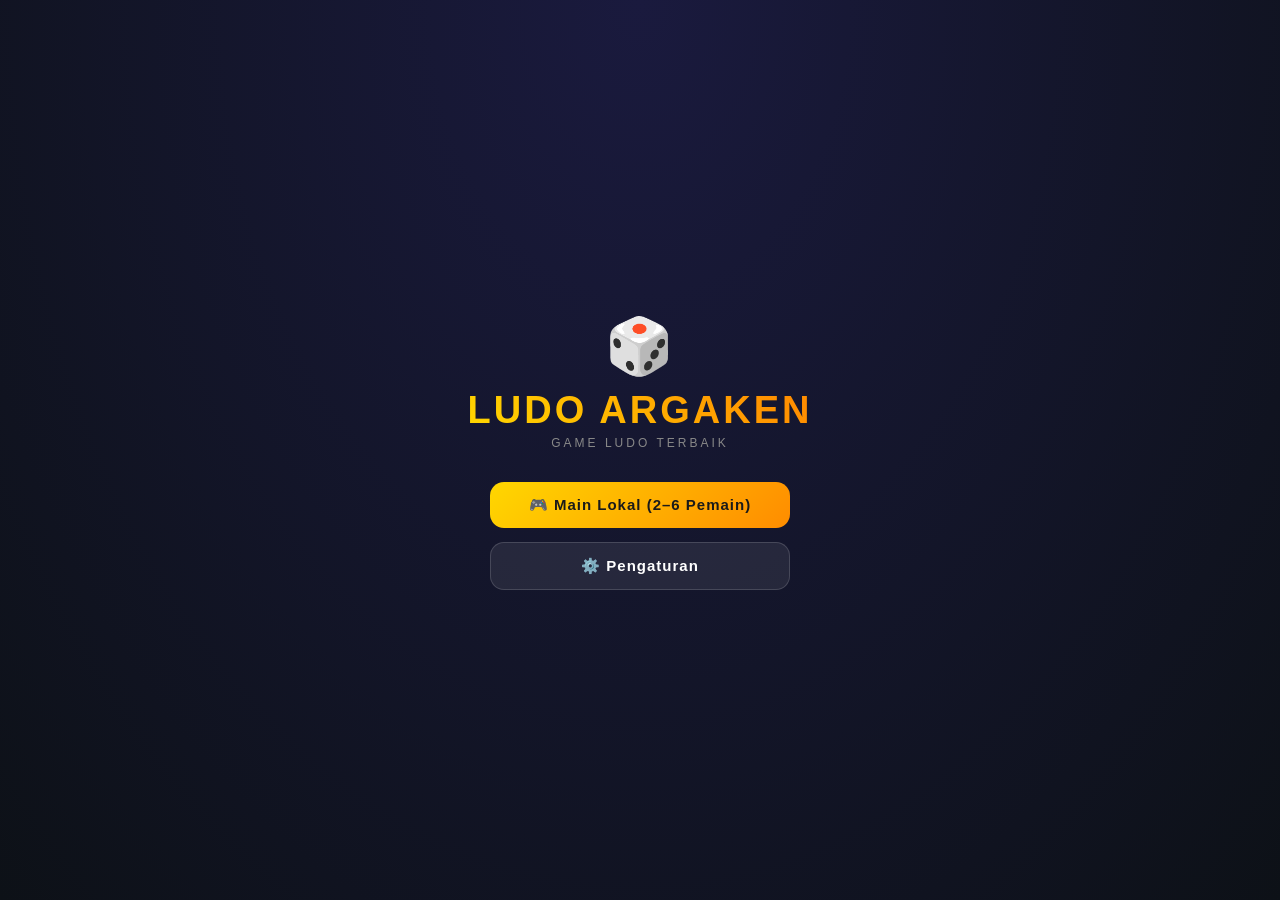
<file: ludo-argaken-1.html>
<!DOCTYPE html>
<html lang="id">
<head>
<meta charset="UTF-8">
<meta name="viewport" content="width=device-width, initial-scale=1.0, user-scalable=no">
<title>LUDO ARGAKEN 🎲</title>
<style>
*{margin:0;padding:0;box-sizing:border-box;-webkit-tap-highlight-color:transparent}
body{font-family:'Trebuchet MS',sans-serif;background:#0d1117;color:#fff;min-height:100vh;overflow-x:hidden}
.screen{display:none;min-height:100vh;flex-direction:column;align-items:center;justify-content:center;padding:15px}
.screen.active{display:flex}
#menu{background:radial-gradient(ellipse at top,#1a1a3e,#0d1117)}
.logo-wrap{text-align:center;margin-bottom:25px}
.logo-title{font-size:38px;font-weight:900;letter-spacing:3px;background:linear-gradient(45deg,#ffd700,#ff8c00,#ffd700);-webkit-background-clip:text;-webkit-text-fill-color:transparent;background-size:200%;animation:shine 2s infinite}
@keyframes shine{0%{background-position:0%}100%{background-position:200%}}
.logo-sub{color:#888;font-size:12px;letter-spacing:3px;margin-top:4px}
.dice-spin{font-size:55px;animation:dspin 2s infinite;display:inline-block;margin:10px 0}
@keyframes dspin{0%,100%{transform:rotate(-10deg)}50%{transform:rotate(10deg)}}
.mbtn{display:block;width:100%;max-width:300px;margin:7px auto;padding:14px;border:none;border-radius:14px;font-size:15px;font-weight:700;cursor:pointer;letter-spacing:1px;transition:all .2s}
.mbtn-gold{background:linear-gradient(135deg,#ffd700,#ff8c00);color:#1a1a1a}
.mbtn-dark{background:rgba(255,255,255,0.08);color:#fff;border:1px solid rgba(255,255,255,0.15)}
.mbtn:active{transform:scale(0.97)}
#setup{background:#0d1117}
.setup-box{background:#161b22;border:1px solid #30363d;border-radius:16px;padding:20px;width:100%;max-width:360px}
.setup-box h2{color:#ffd700;text-align:center;margin-bottom:18px;font-size:18px}
.fg{margin-bottom:12px}
.fg label{display:block;font-size:12px;color:#8b949e;margin-bottom:5px}
.fg select,.fg input{width:100%;padding:9px 12px;border-radius:9px;border:1px solid #30363d;background:#0d1117;color:#fff;font-size:13px}
.plist{display:flex;flex-direction:column;gap:8px;margin:12px 0}
.pitem{display:flex;align-items:center;gap:8px;padding:8px;background:#0d1117;border-radius:9px;border:1px solid #30363d}
.pdot{width:28px;height:28px;border-radius:50%;flex-shrink:0;border:2px solid rgba(255,255,255,0.3)}
.pitem input{flex:1;padding:6px 8px;border-radius:7px;border:1px solid #30363d;background:#161b22;color:#fff;font-size:12px}
.pitem select{padding:6px;border-radius:7px;border:1px solid #30363d;background:#161b22;color:#fff;font-size:11px}
#game{background:#0d1117;padding:8px;justify-content:flex-start;gap:6px}
.ghdr{width:100%;max-width:420px;display:flex;justify-content:space-between;align-items:center}
.gtitle{font-size:15px;font-weight:900;color:#ffd700;letter-spacing:2px}
.hbts{display:flex;gap:6px}
.hbt{background:#161b22;border:1px solid #30363d;color:#fff;padding:6px 10px;border-radius:8px;cursor:pointer;font-size:13px}
.board-wrap{position:relative;width:100%;max-width:420px}
#board{width:100%;aspect-ratio:1;border-radius:10px;overflow:hidden;box-shadow:0 0 40px rgba(255,215,0,0.15)}
.pbar{width:100%;max-width:420px;display:grid;gap:6px}
.pcard{background:#161b22;border:2px solid #30363d;border-radius:10px;padding:8px 10px;display:flex;align-items:center;gap:8px;transition:all .3s}
.pcard-color{width:12px;height:12px;border-radius:50%}
.pcard-info{flex:1}
.pcard-name{font-size:12px;font-weight:700}
.pcard-score{font-size:10px;color:#8b949e}
.pcard-tokens{font-size:11px;margin-left:auto}
.ctrl{width:100%;max-width:420px;background:#161b22;border:1px solid #30363d;border-radius:12px;padding:10px 14px;display:flex;align-items:center;justify-content:space-between;gap:10px}
.dice-face{font-size:44px;cursor:pointer;transition:transform .1s;user-select:none;line-height:1}
.dice-face.roll{animation:droll .5s}
@keyframes droll{0%{transform:rotate(0) scale(1)}30%{transform:rotate(180deg) scale(1.3)}70%{transform:rotate(360deg) scale(0.8)}100%{transform:rotate(720deg) scale(1)}}
.turn-box{flex:1;text-align:center}
.turn-name{font-size:13px;font-weight:700}
.turn-sub{font-size:11px;color:#8b949e}
#rbtn{background:linear-gradient(135deg,#ffd700,#ff8c00);color:#1a1a1a;border:none;padding:11px 18px;border-radius:11px;font-size:13px;font-weight:900;cursor:pointer;transition:all .2s;white-space:nowrap}
#rbtn:disabled{opacity:.4;cursor:not-allowed}
.tbar{width:100%;max-width:420px;height:5px;background:#21262d;border-radius:3px;overflow:hidden}
.tfill{height:100%;background:linear-gradient(90deg,#2ea043,#ffd700,#f85149);border-radius:3px;transition:width .1s linear}
.glog{width:100%;max-width:420px;background:#161b22;border:1px solid #30363d;border-radius:9px;padding:8px;height:70px;overflow-y:auto;font-size:10px;color:#8b949e}
.log-row{padding:1px 0;border-bottom:1px solid #21262d}
.chat-row{width:100%;max-width:420px;display:flex;gap:6px}
.chat-inp{flex:1;padding:7px 11px;border-radius:9px;border:1px solid #30363d;background:#161b22;color:#fff;font-size:12px}
.emj-row{display:flex;gap:4px}
.emjb{background:none;border:none;font-size:19px;cursor:pointer;transition:transform .15s}
.emjb:active{transform:scale(1.3)}
#win{background:radial-gradient(ellipse at center,#1a2a1a,#0d1117)}
.win-box{background:#161b22;border:1px solid #30363d;border-radius:18px;padding:28px;text-align:center;max-width:320px;width:100%}
.win-crown{font-size:70px;animation:bonce .8s infinite alternate}
@keyframes bonce{from{transform:translateY(0) scale(1)}to{transform:translateY(-15px) scale(1.1)}}
.win-title{font-size:26px;font-weight:900;color:#ffd700;margin:12px 0 4px}
.score-row{display:flex;justify-content:space-between;padding:5px 8px;border-radius:7px;margin:3px 0;background:rgba(255,255,255,.04);font-size:12px}
#settings{background:#0d1117}
.sbox{background:#161b22;border:1px solid #30363d;border-radius:16px;padding:22px;width:100%;max-width:360px}
.srow{display:flex;justify-content:space-between;align-items:center;padding:11px 0;border-bottom:1px solid #21262d}
.tog{width:42px;height:23px;background:#21262d;border-radius:12px;cursor:pointer;position:relative;transition:.3s}
.tog.on{background:#2ea043}
.tog::after{content:'';position:absolute;width:17px;height:17px;background:#fff;border-radius:50%;top:3px;left:3px;transition:.3s}
.tog.on::after{left:22px}
.povl{display:none;position:fixed;inset:0;background:rgba(0,0,0,.85);z-index:999;align-items:center;justify-content:center}
.povl.on{display:flex}
.pbox{background:#161b22;border:1px solid #30363d;border-radius:18px;padding:28px;text-align:center;width:90%;max-width:300px}
#cvc{position:fixed;inset:0;pointer-events:none;z-index:9999}
.toast{position:fixed;bottom:90px;left:50%;transform:translateX(-50%);background:#161b22;border:1px solid #30363d;color:#fff;padding:9px 18px;border-radius:20px;font-size:12px;z-index:9999;opacity:0;transition:opacity .3s}
.toast.show{opacity:1}
</style>
</head>
<body>
<div id="menu" class="screen active">
  <div class="logo-wrap">
    <div class="dice-spin">🎲</div>
    <div class="logo-title">LUDO ARGAKEN</div>
    <div class="logo-sub">GAME LUDO TERBAIK</div>
  </div>
  <button class="mbtn mbtn-gold" onclick="goSetup()">🎮 Main Lokal (2–6 Pemain)</button>
  <button class="mbtn mbtn-dark" onclick="showS('settings')">⚙️ Pengaturan</button>
  <button class="mbtn mbtn-dark" id="cbtn" style="display:none" onclick="loadGame()">📂 Lanjutkan Game</button>
</div>
<div id="setup" class="screen">
  <div class="setup-box">
    <h2>🎮 Pengaturan Pemain</h2>
    <div class="fg"><label>Jumlah Pemain</label>
      <select id="pcount" onchange="buildPlist()">
        <option value="2">2 Pemain</option><option value="3">3 Pemain</option>
        <option value="4" selected>4 Pemain</option><option value="5">5 Pemain</option><option value="6">6 Pemain</option>
      </select>
    </div>
    <div class="fg"><label>Tema Papan</label>
      <select id="btheme"><option value="classic">Klasik</option><option value="dark">Gelap</option><option value="neon">Neon</option></select>
    </div>
    <div id="plist" class="plist"></div>
    <button class="mbtn mbtn-gold" onclick="startGame()">▶ Mulai Game</button>
    <button class="mbtn mbtn-dark" onclick="showS('menu')">← Kembali</button>
  </div>
</div>
<div id="game" class="screen">
  <div class="ghdr">
    <span class="gtitle">🎲 LUDO ARGAKEN</span>
    <div class="hbts">
      <button class="hbt" onclick="togglePause()">⏸</button>
      <button class="hbt" onclick="saveGame()">💾</button>
      <button class="hbt" onclick="showS('menu')">🏠</button>
    </div>
  </div>
  <div class="tbar"><div class="tfill" id="tfill" style="width:100%"></div></div>
  <div class="board-wrap"><canvas id="board" width="420" height="420"></canvas></div>
  <div id="pbar" class="pbar"></div>
  <div class="ctrl">
    <div class="dice-face" id="dface">⚀</div>
    <div class="turn-box"><div class="turn-name" id="tname">-</div><div class="turn-sub" id="tsub">Lempar dadu</div></div>
    <button id="rbtn" onclick="rollDice()">🎲 LEMPAR</button>
  </div>
  <div class="glog" id="glog"></div>
  <div class="chat-row">
    <input class="chat-inp" id="cinp" placeholder="Kirim pesan..." onkeydown="if(event.key==='Enter')sendChat()">
    <div class="emj-row">
      <button class="emjb" onclick="sendEmoji('👏')">👏</button>
      <button class="emjb" onclick="sendEmoji('😂')">😂</button>
      <button class="emjb" onclick="sendEmoji('😡')">😡</button>
      <button class="emjb" onclick="sendEmoji('🎉')">🎉</button>
    </div>
  </div>
</div>
<div id="win" class="screen">
  <div class="win-box">
    <div class="win-crown">🏆</div>
    <div class="win-title" id="wtitle">MENANG!</div>
    <div id="wsub" style="color:#8b949e;font-size:13px;margin-bottom:15px"></div>
    <div id="wscores"></div>
    <button class="mbtn mbtn-gold" style="margin-top:15px" onclick="startGame()">🔄 Main Lagi</button>
    <button class="mbtn mbtn-dark" onclick="showS('menu')">🏠 Menu</button>
  </div>
</div>
<div id="settings" class="screen">
  <div class="sbox">
    <h2 style="color:#ffd700;text-align:center;margin-bottom:18px">⚙️ Pengaturan</h2>
    <div class="srow"><span>🔊 Musik</span><div class="tog on" id="tog-music" onclick="togSet('music')"></div></div>
    <div class="srow"><span>🔔 Suara</span><div class="tog on" id="tog-sfx" onclick="togSet('sfx')"></div></div>
    <div class="srow"><span>🎊 Confetti</span><div class="tog on" id="tog-confetti" onclick="togSet('confetti')"></div></div>
    <div class="srow"><span>⏱️ Timer</span>
      <select onchange="CFG.timer=+this.value" style="background:#0d1117;color:#fff;border:1px solid #30363d;padding:5px;border-radius:7px">
        <option value="15">15 dtk</option><option value="30" selected>30 dtk</option><option value="60">60 dtk</option>
      </select>
    </div>
    <button class="mbtn mbtn-gold" style="margin-top:15px" onclick="showS('menu')">✅ Simpan</button>
  </div>
</div>
<div class="povl" id="povl">
  <div class="pbox">
    <div style="font-size:36px">⏸️</div>
    <h2 style="color:#ffd700;margin:10px 0">DIJEDA</h2>
    <button class="mbtn mbtn-gold" onclick="togglePause()">▶ Lanjut</button>
    <button class="mbtn mbtn-dark" onclick="saveGame()">💾 Simpan</button>
    <button class="mbtn mbtn-dark" onclick="showS('menu')">🏠 Menu</button>
  </div>
</div>
<canvas id="cvc"></canvas>
<div class="toast" id="toast"></div>
<script>
const CFG={music:true,sfx:true,confetti:true,timer:30};
const COLORS=[
  {name:'Merah',hex:'#e74c3c',light:'#ff9999',start:0},
  {name:'Biru',hex:'#3498db',light:'#99ccff',start:13},
  {name:'Kuning',hex:'#e6b800',light:'#ffe066',start:26},
  {name:'Hijau',hex:'#27ae60',light:'#66cc88',start:39},
  {name:'Ungu',hex:'#8e44ad',light:'#bb88dd',start:0},
  {name:'Putih',hex:'#95a5a6',light:'#dde',start:13}
];
const DICE_E=['⚀','⚁','⚂','⚃','⚄','⚅'];
const SAFE_ABS=[0,8,13,21,26,34,39,47];

let G={players:[],cur:0,dice:0,phase:'roll',six:0,tmr:null,tLeft:30,paused:false,log:[],theme:'classic'};

function showS(id){document.querySelectorAll('.screen').forEach(s=>s.classList.remove('active'));document.getElementById(id).classList.add('active');}
function goSetup(){showS('setup');buildPlist();}

function buildPlist(){
  const n=+document.getElementById('pcount').value;
  const el=document.getElementById('plist');el.innerHTML='';
  for(let i=0;i<n;i++){
    const c=COLORS[i];
    el.innerHTML+=`<div class="pitem"><div class="pdot" style="background:${c.hex}"></div><input type="text" id="pn${i}" value="${c.name}"><select id="pt${i}"><option value="human">👤 Manusia</option><option value="ai">🤖 AI</option></select></div>`;
  }
}

function startGame(){
  const n=+document.getElementById('pcount').value;
  G.theme=document.getElementById('btheme').value;
  G.players=[];G.log=[];G.cur=0;G.six=0;G.phase='roll';G.dice=0;
  for(let i=0;i<n;i++)G.players.push({name:document.getElementById(`pn${i}`)?.value||COLORS[i].name,hex:COLORS[i].hex,light:COLORS[i].light,start:COLORS[i].start,type:document.getElementById(`pt${i}`)?.value||'human',tokens:[-1,-1,-1,-1],score:0,fin:0,idx:i});
  showS('game');renderPbar();drawBoard();updateTurnUI();startTimer();addLog('🎮 Game dimulai!');
  if(CFG.music)playBGM();
  if(G.players[0].type==='ai')setTimeout(aiTurn,1500);
}

// ---- BOARD ----
const cv=document.getElementById('board');
const cx=cv.getContext('2d');

// 52-square track positions [col, row] in 15x15 grid
const TRACK=[
  // Red start going right (row 6): cols 0-5
  [0,6],[1,6],[2,6],[3,6],[4,6],[5,6],
  // Up col 6: rows 5-0
  [6,5],[6,4],[6,3],[6,2],[6,1],[6,0],
  // Right row 0: cols 7-8
  [7,0],[8,0],
  // Down col 8: rows 1-5
  [8,1],[8,2],[8,3],[8,4],[8,5],
  // Right row 6: cols 9-14
  [9,6],[10,6],[11,6],[12,6],[13,6],[14,6],
  // Down col 14: rows 7-8
  [14,7],[14,8],
  // Left row 8: cols 13-9
  [13,8],[12,8],[11,8],[10,8],[9,8],
  // Down col 8: rows 9-14
  [8,9],[8,10],[8,11],[8,12],[8,13],[8,14],
  // Left row 14: cols 7-6
  [7,14],[6,14],
  // Up col 6: rows 13-9
  [6,13],[6,12],[6,11],[6,10],[6,9],
  // Left row 8: cols 5-0
  [5,8],[4,8],[3,8],[2,8],[1,8],[0,8],
  // Up col 0: rows 7-6
  [0,7],[0,6]
];

// Home straights [col,row] leading to center for each color
const HOME_LANES=[
  [[7,5],[7,4],[7,3],[7,2],[7,1]],   // Red: col 7 up
  [[9,7],[10,7],[11,7],[12,7],[13,7]], // Blue: row 7 right
  [[7,9],[7,10],[7,11],[7,12],[7,13]], // Yellow: col 7 down
  [[5,7],[4,7],[3,7],[2,7],[1,7]]     // Green: row 7 left
];

// Home base token spots [col,row] for 4 tokens
const HOME_SPOTS=[
  [[1.5,1.5],[2.5,1.5],[1.5,2.5],[2.5,2.5]], // Red TL
  [[10.5,1.5],[11.5,1.5],[10.5,2.5],[11.5,2.5]], // Blue TR
  [[1.5,10.5],[2.5,10.5],[1.5,11.5],[2.5,11.5]], // Yellow BL
  [[10.5,10.5],[11.5,10.5],[10.5,11.5],[11.5,11.5]], // Green BR
  [[3.5,3.5],[4.5,3.5],[3.5,4.5],[4.5,4.5]], // Purple
  [[9.5,3.5],[10.5,3.5],[9.5,4.5],[10.5,4.5]] // White
];

const THEMES={
  classic:{bg:'#f0e0b0',corner0:'#e74c3c',corner1:'#3498db',corner2:'#e6b800',corner3:'#27ae60',path:'#fff',border:'#c8a86c',lane0:'#ffcccc',lane1:'#cce5ff',lane2:'#fff3cc',lane3:'#ccffdd',center:'#f8f8f8'},
  dark:{bg:'#1a1a2e',corner0:'#c0392b',corner1:'#2471a3',corner2:'#b7950b',corner3:'#1e8449',path:'#16213e',border:'#0f3460',lane0:'#3d1515',lane1:'#152030',lane2:'#3d3200',lane3:'#0d2010',center:'#0f1020'},
  neon:{bg:'#050510',corner0:'#ff2244',corner1:'#0088ff',corner2:'#ffee00',corner3:'#00ff66',path:'#0a0a20',border:'#00ff88',lane0:'#330011',lane1:'#001133',lane2:'#333300',lane3:'#003311',center:'#050520'}
};

function drawBoard(){
  const sz=cv.width;const c=sz/15;const th=THEMES[G.theme]||THEMES.classic;

  // Background
  cx.fillStyle=th.bg;cx.fillRect(0,0,sz,sz);

  // Draw corner squares
  const corners=[{x:0,y:0,c:th.corner0},{x:9*c,y:0,c:th.corner1},{x:0,y:9*c,c:th.corner2},{x:9*c,y:9*c,c:th.corner3}];
  corners.forEach(({x,y,c:col})=>{
    cx.fillStyle=col;cx.fillRect(x,y,6*c,6*c);
    cx.fillStyle='#fff';cx.fillRect(x+c,y+c,4*c,4*c);
  });

  // Draw home circles in corners
  const hspots=[HOME_SPOTS[0],HOME_SPOTS[1],HOME_SPOTS[2],HOME_SPOTS[3]];
  const hcols=[th.corner0,th.corner1,th.corner2,th.corner3];
  hspots.forEach((spots,i)=>spots.forEach(([gx,gy])=>{
    cx.beginPath();cx.arc(gx*c,gy*c,c*0.38,0,Math.PI*2);
    cx.fillStyle=hcols[i]+'55';cx.fill();
    cx.strokeStyle=hcols[i];cx.lineWidth=2;cx.stroke();
  }));

  // Draw path squares
  TRACK.forEach(([col,row])=>{
    cx.fillStyle=th.path;cx.fillRect(col*c+0.5,row*c+0.5,c-1,c-1);
    cx.strokeStyle=th.border;cx.lineWidth=0.5;cx.strokeRect(col*c,row*c,c,c);
  });

  // Draw safe star squares
  const safeSquares=[[1,6],[6,1],[8,2],[13,6],[13,8],[8,13],[6,13],[1,8]];
  safeSquares.forEach(([col,row])=>{
    cx.fillStyle='#ffe066';cx.fillRect(col*c+0.5,row*c+0.5,c-1,c-1);
    cx.font=`${c*0.6}px serif`;cx.textAlign='center';cx.textBaseline='middle';
    cx.fillStyle='#ffd700';cx.fillText('⭐',(col+0.5)*c,(row+0.5)*c);
  });

  // Draw colored home lanes
  HOME_LANES[0].forEach(([col,row])=>{cx.fillStyle=th.lane0;cx.fillRect(col*c+0.5,row*c+0.5,c-1,c-1);cx.strokeStyle=th.border;cx.lineWidth=0.5;cx.strokeRect(col*c,row*c,c,c);});
  HOME_LANES[1].forEach(([col,row])=>{cx.fillStyle=th.lane1;cx.fillRect(col*c+0.5,row*c+0.5,c-1,c-1);cx.strokeStyle=th.border;cx.lineWidth=0.5;cx.strokeRect(col*c,row*c,c,c);});
  HOME_LANES[2].forEach(([col,row])=>{cx.fillStyle=th.lane2;cx.fillRect(col*c+0.5,row*c+0.5,c-1,c-1);cx.strokeStyle=th.border;cx.lineWidth=0.5;cx.strokeRect(col*c,row*c,c,c);});
  HOME_LANES[3].forEach(([col,row])=>{cx.fillStyle=th.lane3;cx.fillRect(col*c+0.5,row*c+0.5,c-1,c-1);cx.strokeStyle=th.border;cx.lineWidth=0.5;cx.strokeRect(col*c,row*c,c,c);});

  // Center
  cx.fillStyle=th.center;cx.fillRect(6*c,6*c,3*c,3*c);
  // Center triangles
  const mid=7.5*c;
  [[th.corner0,6*c,6*c],[th.corner1,9*c,6*c],[th.corner2,9*c,9*c],[th.corner3,6*c,9*c]].forEach(([col,x,y])=>{
    cx.beginPath();cx.moveTo(mid,mid);cx.lineTo(x,y);cx.lineTo(x===6*c?9*c:6*c,y);cx.fillStyle=col;cx.fill();
  });
  cx.font=`${c*1.4}px serif`;cx.textAlign='center';cx.textBaseline='middle';cx.fillText('🏠',mid,mid);

  // Draw all tokens
  G.players.forEach((p,pi)=>p.tokens.forEach((pos,ti)=>drawToken(p,pi,ti,pos,sz,c)));
}

function getXY(pi,ti,pos,sz){
  const c=sz/15;
  if(pos===-1){
    const sp=HOME_SPOTS[pi%HOME_SPOTS.length][ti];
    return [sp[0]*c,sp[1]*c];
  }
  if(pos>=52)return [7.5*c,7.5*c];
  // On board: use TRACK with player's start offset
  const start=G.players[pi].start;
  const abs=(start+pos)%52;
  if(abs<TRACK.length){const [col,row]=TRACK[abs];return [(col+0.5)*c,(row+0.5)*c];}
  return [7.5*c,7.5*c];
}

function drawToken(p,pi,ti,pos,sz,c){
  const [x,y]=getXY(pi,ti,pos,sz);
  const r=c*0.33;
  // Shadow
  cx.beginPath();cx.arc(x+1,y+2,r,0,Math.PI*2);cx.fillStyle='rgba(0,0,0,0.35)';cx.fill();
  // Gradient body
  const g=cx.createRadialGradient(x-r*.3,y-r*.3,r*.1,x,y,r);
  g.addColorStop(0,p.light);g.addColorStop(1,p.hex);
  cx.beginPath();cx.arc(x,y,r,0,Math.PI*2);cx.fillStyle=g;cx.fill();
  cx.strokeStyle='rgba(255,255,255,0.9)';cx.lineWidth=1.5;cx.stroke();
  // Number
  cx.fillStyle='#fff';cx.font=`bold ${r*.9}px sans-serif`;cx.textAlign='center';cx.textBaseline='middle';cx.fillText(ti+1,x,y+0.5);
}

// ---- GAME LOGIC ----
function rollDice(){
  if(G.phase!=='roll'||G.paused)return;
  const val=Math.floor(Math.random()*6)+1;G.dice=val;
  const el=document.getElementById('dface');el.classList.add('roll');
  let f=0;const iv=setInterval(()=>{el.textContent=DICE_E[Math.floor(Math.random()*6)];if(++f>8){clearInterval(iv);el.textContent=DICE_E[val-1];el.classList.remove('roll');afterRoll(val);}},55);
  playSFX('dice');
}

function afterRoll(val){
  const p=G.players[G.cur];addLog(`🎲 ${p.name} melempar ${val}`);
  if(val===6){G.six++;if(G.six>=3){addLog(`❌ 3x angka 6! Giliran ${p.name} hangus!`);playSFX('fail');G.six=0;setTimeout(nextTurn,1200);return;}}else G.six=0;
  const mov=getMovable(G.cur,val);
  if(!mov.length){addLog(`⚠️ ${p.name} tidak bisa bergerak`);if(val===6){G.phase='roll';updateTurnUI();}else setTimeout(nextTurn,1000);return;}
  G.phase='move';document.getElementById('rbtn').disabled=true;document.getElementById('tsub').textContent='Pilih pion!';
  highlight(mov,val);
  if(p.type==='ai')setTimeout(()=>aiMove(mov,val),900);
}

function getMovable(pi,val){
  const p=G.players[pi];const mov=[];
  p.tokens.forEach((pos,ti)=>{if(pos===-1&&val===6)mov.push(ti);else if(pos>=0&&pos<52&&pos+val<=56)mov.push(ti);});
  return mov;
}

function highlight(mov,val){
  drawBoard();const sz=cv.width;const c=sz/15;
  mov.forEach(ti=>{
    const p=G.players[G.cur];const [x,y]=getXY(G.cur,ti,p.tokens[ti],sz);
    cx.beginPath();cx.arc(x,y,c*.44,0,Math.PI*2);cx.strokeStyle='#ffd700';cx.lineWidth=3;cx.stroke();
    cx.beginPath();cx.arc(x,y,c*.52,0,Math.PI*2);cx.strokeStyle='rgba(255,215,0,0.35)';cx.lineWidth=5;cx.stroke();
  });
  cv.onclick=e=>{
    const rect=cv.getBoundingClientRect();
    const mx=(e.clientX-rect.left)*(cv.width/rect.width);const my=(e.clientY-rect.top)*(cv.height/rect.height);
    mov.forEach(ti=>{const [x,y]=getXY(G.cur,ti,G.players[G.cur].tokens[ti],sz);if(Math.hypot(mx-x,my-y)<c*.55)moveToken(G.cur,ti,val);});
  };
}

function moveToken(pi,ti,val){
  cv.onclick=null;const p=G.players[pi];
  if(p.tokens[ti]===-1)p.tokens[ti]=0;else p.tokens[ti]+=val;
  if(p.tokens[ti]>=52){p.tokens[ti]=52;p.fin++;p.score+=100;addLog(`🏠 ${p.name} pion ${ti+1} sampai!`);playSFX('home');if(p.fin>=4){endGame(pi);return;}}
  else checkCapture(pi,ti);
  playSFX('move');addLog(`➡️ ${p.name} gerak pion ${ti+1}`);
  G.phase='roll';drawBoard();renderPbar();
  if(val===6){addLog(`🎉 ${p.name} dapat 6! Giliran lagi!`);playSFX('six');updateTurnUI();}else nextTurn();
}

function checkCapture(pi,ti){
  const pos=G.players[pi].tokens[ti];const abs=(G.players[pi].start+pos)%52;
  if(SAFE_ABS.includes(abs))return;
  G.players.forEach((op,oi)=>{if(oi===pi)return;op.tokens.forEach((opos,oti)=>{if(opos<0||opos>=52)return;const oabs=(op.start+opos)%52;if(oabs===abs){op.tokens[oti]=-1;G.players[pi].score+=50;addLog(`💥 ${G.players[pi].name} menangkap pion ${op.name}!`);playSFX('capture');}});});
}

function aiMove(mov,val){moveToken(G.cur,mov[Math.floor(Math.random()*mov.length)],val);}
function aiTurn(){if(G.phase==='roll'&&!G.paused&&G.players[G.cur]?.type==='ai')rollDice();}

function nextTurn(){
  stopTimer();G.cur=(G.cur+1)%G.players.length;let t=0;
  while(G.players[G.cur].fin>=4&&t<G.players.length){G.cur=(G.cur+1)%G.players.length;t++;}
  G.phase='roll';G.dice=0;document.getElementById('rbtn').disabled=false;
  updateTurnUI();renderPbar();startTimer();
  if(G.players[G.cur].type==='ai')setTimeout(aiTurn,1500);
}

function updateTurnUI(){
  const p=G.players[G.cur];
  const tn=document.getElementById('tname');tn.textContent=`${p.name} ${p.type==='ai'?'🤖':'👤'}`;tn.style.color=p.hex;
  document.getElementById('tsub').textContent='Lempar dadu';
  document.getElementById('rbtn').disabled=(p.type==='ai');
  document.getElementById('dface').textContent=DICE_E[Math.max(0,G.dice-1)];
}

function renderPbar(){
  const bar=document.getElementById('pbar');const n=G.players.length;
  bar.style.gridTemplateColumns=`repeat(${Math.min(n,3)},1fr)`;
  bar.innerHTML=G.players.map((p,i)=>`<div class="pcard" style="border-color:${i===G.cur?p.hex:'#30363d'}"><div class="pcard-color" style="background:${p.hex}"></div><div class="pcard-info"><div class="pcard-name" style="color:${p.hex}">${p.name}</div><div class="pcard-score">${p.score} pts</div></div><div class="pcard-tokens">🏠${p.fin}/4</div></div>`).join('');
}

function startTimer(){
  G.tLeft=CFG.timer;const fill=document.getElementById('tfill');fill.style.width='100%';
  G.tmr=setInterval(()=>{if(G.paused)return;G.tLeft--;fill.style.width=`${G.tLeft/CFG.timer*100}%`;if(G.tLeft<=0){stopTimer();addLog(`⏰ ${G.players[G.cur].name} kehabisan waktu!`);nextTurn();}},1000);
}
function stopTimer(){clearInterval(G.tmr);}
function togglePause(){G.paused=!G.paused;document.getElementById('povl').classList.toggle('on',G.paused);}
function saveGame(){try{sessionStorage.setItem('lsv',JSON.stringify(G));showToast('💾 Tersimpan!');}catch(e){}}
function loadGame(){try{const sv=sessionStorage.getItem('lsv');if(sv){Object.assign(G,JSON.parse(sv));showS('game');renderPbar();drawBoard();updateTurnUI();startTimer();}}catch(e){}}

function endGame(wi){
  stopTimer();const w=G.players[wi];
  document.getElementById('wtitle').textContent=`🏆 ${w.name} MENANG!`;
  document.getElementById('wtitle').style.color=w.hex;
  document.getElementById('wsub').textContent='Selamat semua pion sudah di rumah!';
  const sorted=[...G.players].sort((a,b)=>b.fin-a.fin||b.score-a.score);
  const medals=['🥇','🥈','🥉','4️⃣','5️⃣','6️⃣'];
  document.getElementById('wscores').innerHTML=sorted.map((p,i)=>`<div class="score-row"><span>${medals[i]} <span style="color:${p.hex}">${p.name}</span></span><span>${p.score}pts 🏠${p.fin}</span></div>`).join('');
  showS('win');if(CFG.confetti)launchConfetti(w.hex);playSFX('win');
}

function launchConfetti(col){
  const c=document.getElementById('cvc');const cx2=c.getContext('2d');c.width=innerWidth;c.height=innerHeight;
  const ps=[];const cols=[col,'#ffd700','#fff','#ff6b35','#74b9ff'];
  for(let i=0;i<150;i++)ps.push({x:Math.random()*c.width,y:-10,vx:(Math.random()-.5)*5,vy:Math.random()*6+2,col:cols[i%5],r:Math.random()*8+3,rot:Math.random()*360,vr:(Math.random()-.5)*12,a:1});
  let fr=0;(function draw(){cx2.clearRect(0,0,c.width,c.height);ps.forEach(p=>{p.x+=p.vx;p.y+=p.vy;p.rot+=p.vr;p.a-=0.004;cx2.save();cx2.translate(p.x,p.y);cx2.rotate(p.rot*Math.PI/180);cx2.globalAlpha=Math.max(0,p.a);cx2.fillStyle=p.col;cx2.fillRect(-p.r/2,-p.r/2,p.r,p.r);cx2.restore();});if(++fr<220)requestAnimationFrame(draw);else cx2.clearRect(0,0,c.width,c.height);})();
}

function addLog(msg){G.log.unshift({msg,t:new Date().toLocaleTimeString('id-ID',{hour:'2-digit',minute:'2-digit',second:'2-digit'})});const el=document.getElementById('glog');if(el)el.innerHTML=G.log.slice(0,30).map(l=>`<div class="log-row">${l.t} — ${l.msg}</div>`).join('');}
function sendChat(){const i=document.getElementById('cinp');if(!i.value.trim())return;const p=G.players[G.cur];addLog(`💬 <b style="color:${p.hex}">${p.name}</b>: ${i.value}`);i.value='';}
function sendEmoji(e){addLog(`${e} ${G.players[G.cur].name} bereaksi!`);}

let aCtx=null;
function gAC(){if(!aCtx)aCtx=new(window.AudioContext||window.webkitAudioContext)();return aCtx;}
function playSFX(type){
  if(!CFG.sfx)return;
  try{const a=gAC();const o=a.createOscillator();const g=a.createGain();o.connect(g);g.connect(a.destination);
  const s={dice:[300,.15,'square'],move:[440,.1,'sine'],capture:[200,.3,'sawtooth'],home:[600,.4,'sine'],six:[520,.3,'sine'],win:[880,1,'sine'],fail:[150,.4,'square']};
  const[f,d,t]=s[type]||s.move;o.type=t;o.frequency.setValueAtTime(f,a.currentTime);
  if(type==='win')o.frequency.linearRampToValueAtTime(f*1.5,a.currentTime+.3);
  g.gain.setValueAtTime(.2,a.currentTime);g.gain.exponentialRampToValueAtTime(.001,a.currentTime+d);o.start();o.stop(a.currentTime+d);}catch(e){}
}
let bgmIv=null;
function playBGM(){if(!CFG.music)return;let b=0;const ns=[261,294,330,392,440,392,330,294];bgmIv=setInterval(()=>{if(!CFG.music){clearInterval(bgmIv);return;}try{const a=gAC();const o=a.createOscillator();const g=a.createGain();o.connect(g);g.connect(a.destination);o.frequency.value=ns[b%ns.length];o.type='triangle';g.gain.setValueAtTime(.035,a.currentTime);g.gain.exponentialRampToValueAtTime(.001,a.currentTime+.3);o.start();o.stop(a.currentTime+.3);b++;}catch(e){}},450);}
function togSet(k){CFG[k]=!CFG[k];document.getElementById(`tog-${k}`).classList.toggle('on',CFG[k]);if(k==='music'){if(CFG.music)playBGM();else if(bgmIv)clearInterval(bgmIv);}}
function showToast(msg){const t=document.getElementById('toast');t.textContent=msg;t.classList.add('show');setTimeout(()=>t.classList.remove('show'),2000);}

buildPlist();
try{if(sessionStorage.getItem('lsv'))document.getElementById('cbtn').style.display='block';}catch(e){}
</script>
</body>
</html>
</file>
